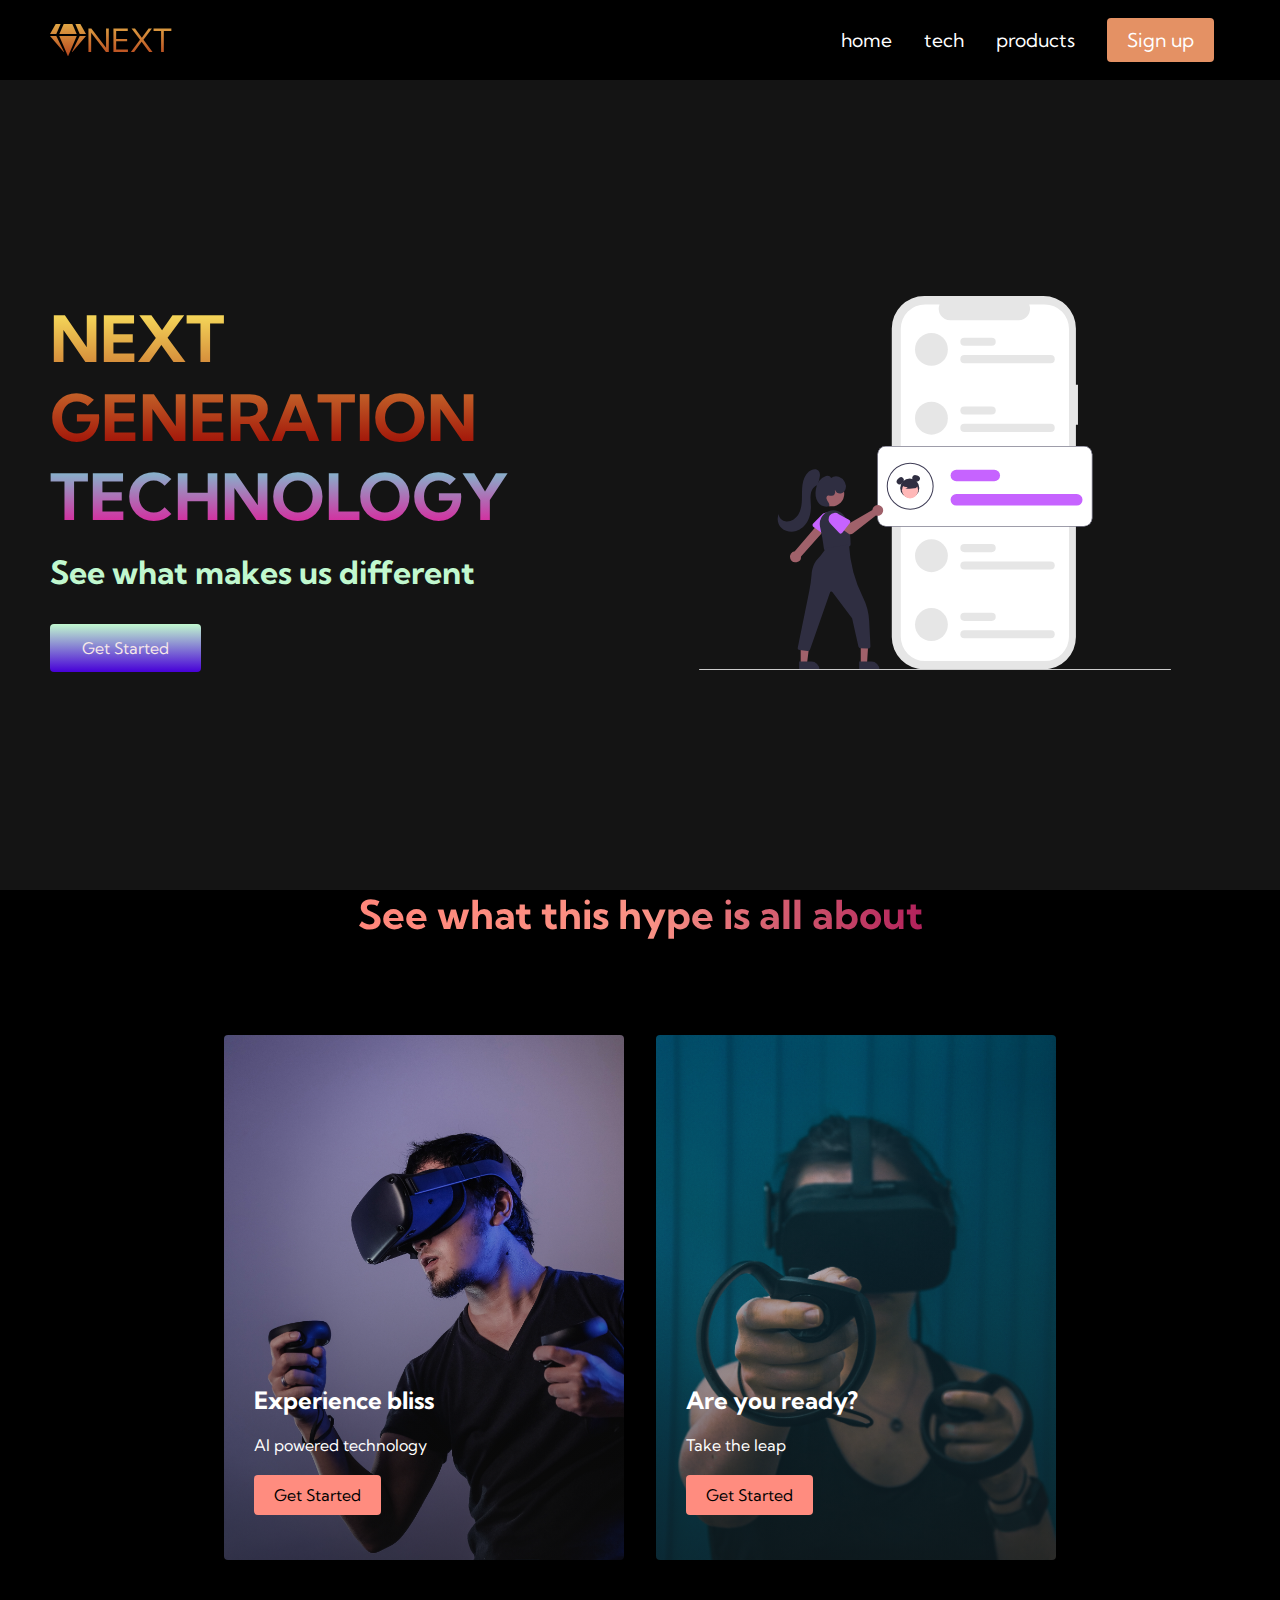
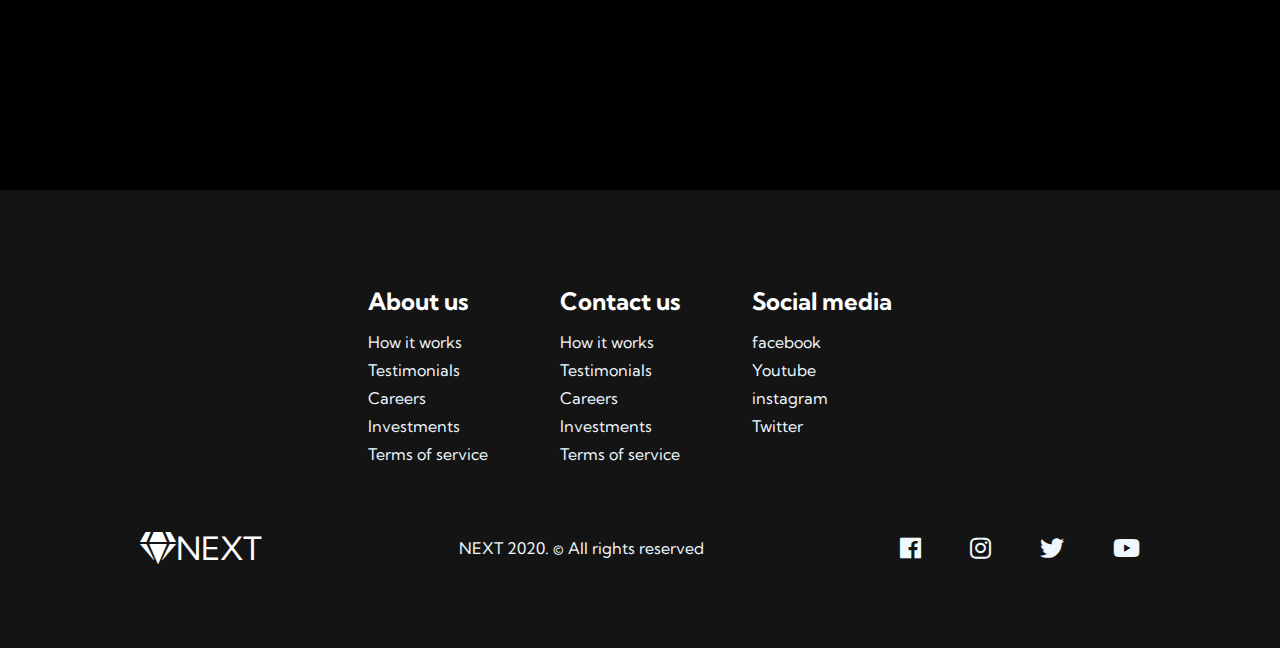
<file: index.html>
<!DOCTYPE html>
<html lang="en">
<head>
    <meta charset="UTF-8">
    <meta http-equiv="X-UA-Compatible" content="IE=edge">
    <meta name="viewport" content="width=device-width, initial-scale=1.0">
    <title>Next web</title>
    <link rel="stylesheet" href="style.css">
    <link rel="stylesheet" href="fontawasome/css/all.css">
    <link rel="preconnect" href="https://fonts.googleapis.com">
<link rel="preconnect" href="https://fonts.gstatic.com" crossorigin>
<link href="https://fonts.googleapis.com/css2?family=Kumbh+Sans:wght@200;400&display=swap" rel="stylesheet"> 
</head>
<body>
    <!-- collapsible navbar -->
    <nav class="navbar">
        <div class="navbar_container">
            <a href="/" id="navbar_logo"><i class="fas fa-gem"></i> NEXT</a>
            <div class="navbar_toggle" id="mobile-menu">
                <span class="bar"></span>
                <span class="bar"></span>
                <span class="bar"></span>
            </div>
            <ul class="navbar_menu">
                <li class="navbar_item"><a href="/" class="navbar_links">home</a></li>
                <li class="navbar_item"><a href="tech.html" class="navbar_links">tech</a></li>
                <li class="navbar_item"><a href="tech.html" class="navbar_links">products</a></li>
                <li class="navbar_btn"><a href="tech.html" class="button">Sign up</a></li>
            </ul>
        </div>
    </nav>

    <!--hero section-->
<div class="main">
    <div class="main__container">
        <div class="main__content">
            <h1>NEXT GENERATION</h1>
            <h2>TECHNOLOGY</h2>
            <p>See what makes us different</p>
            <button class="main__btn"><a href="/">Get Started</a></button>
        </div>
        <div class="main_img-container">
            <img src="images/pic1.svg" alt="pic" id="main_img">
        </div>
    </div>
</div>
<!-- service section -->
<div class="services">
    <h1>See what this hype is all about</h1>
    <div class="services__container">
        <div class="services__card">
            <h2>Experience bliss</h2>
            <p>AI powered technology</p>
            <button>Get Started</button>   
        </div>
        <div class="services__card">
            <h2>Are you ready?</h2>
            <p>Take the leap</p>
            <button>Get Started</button>   
        </div>
    </div>
</div>
<!-- footer section -->
<div class="footer__container">
    <div class="footer__links">
        <div class="footer__link--wraper">
            <div class="footer__link--items">
                <h2>About us</h2>
                <a href="/">How it works</a>
                <a href="/">Testimonials</a>
                <a href="/">Careers</a>
                <a href="/">Investments</a>
                <a href="/">Terms of service</a>
            </div>
            <div class="footer__link--items">
                <h2>Contact us</h2>
                <a href="/">How it works</a>
                <a href="/">Testimonials</a>
                <a href="/">Careers</a>
                <a href="/">Investments</a>
                <a href="/">Terms of service</a>
            </div>
        </div>
        <div class="footer__link--wraper">
            <div class="footer__link--items">
                <h2>Social media</h2>
                <a href="/">facebook</a>
                <a href="/">Youtube</a>
                <a href="/">instagram</a>
                <a href="/">Twitter</a>
            </div>
        </div>
    </div>
    <div class="social__media">
        <div class="social__media--wrap">
            <div class="footer__logo">
                <a href="/" id="footer__logo"><i class="fas fa-gem"></i>NEXT</a>
            </div>
            <p class="website__rights"> NEXT 2020. &copy All rights reserved</p>
            <div class="social__icons">
                <a href="/" class="social__icon--link" target="_blank">
                    <i class="fab fa-facebook"></i>
                </a>
                <a href="/" class="social__icon--link" target="_blank">
                    <i class="fab fa-instagram"></i>
                </a>
                <a href="/" class="social__icon--link" target="_blank">
                    <i class="fab fa-twitter"></i>
                </a>
                <a href="/" class="social__icon--link" target="_blank">
                    <i class="fab fa-youtube"></i>
                </a>
            </div>
        </div>
    </div>
</div>
    <script src="app.js"></script>
</body>
</html>
</file>
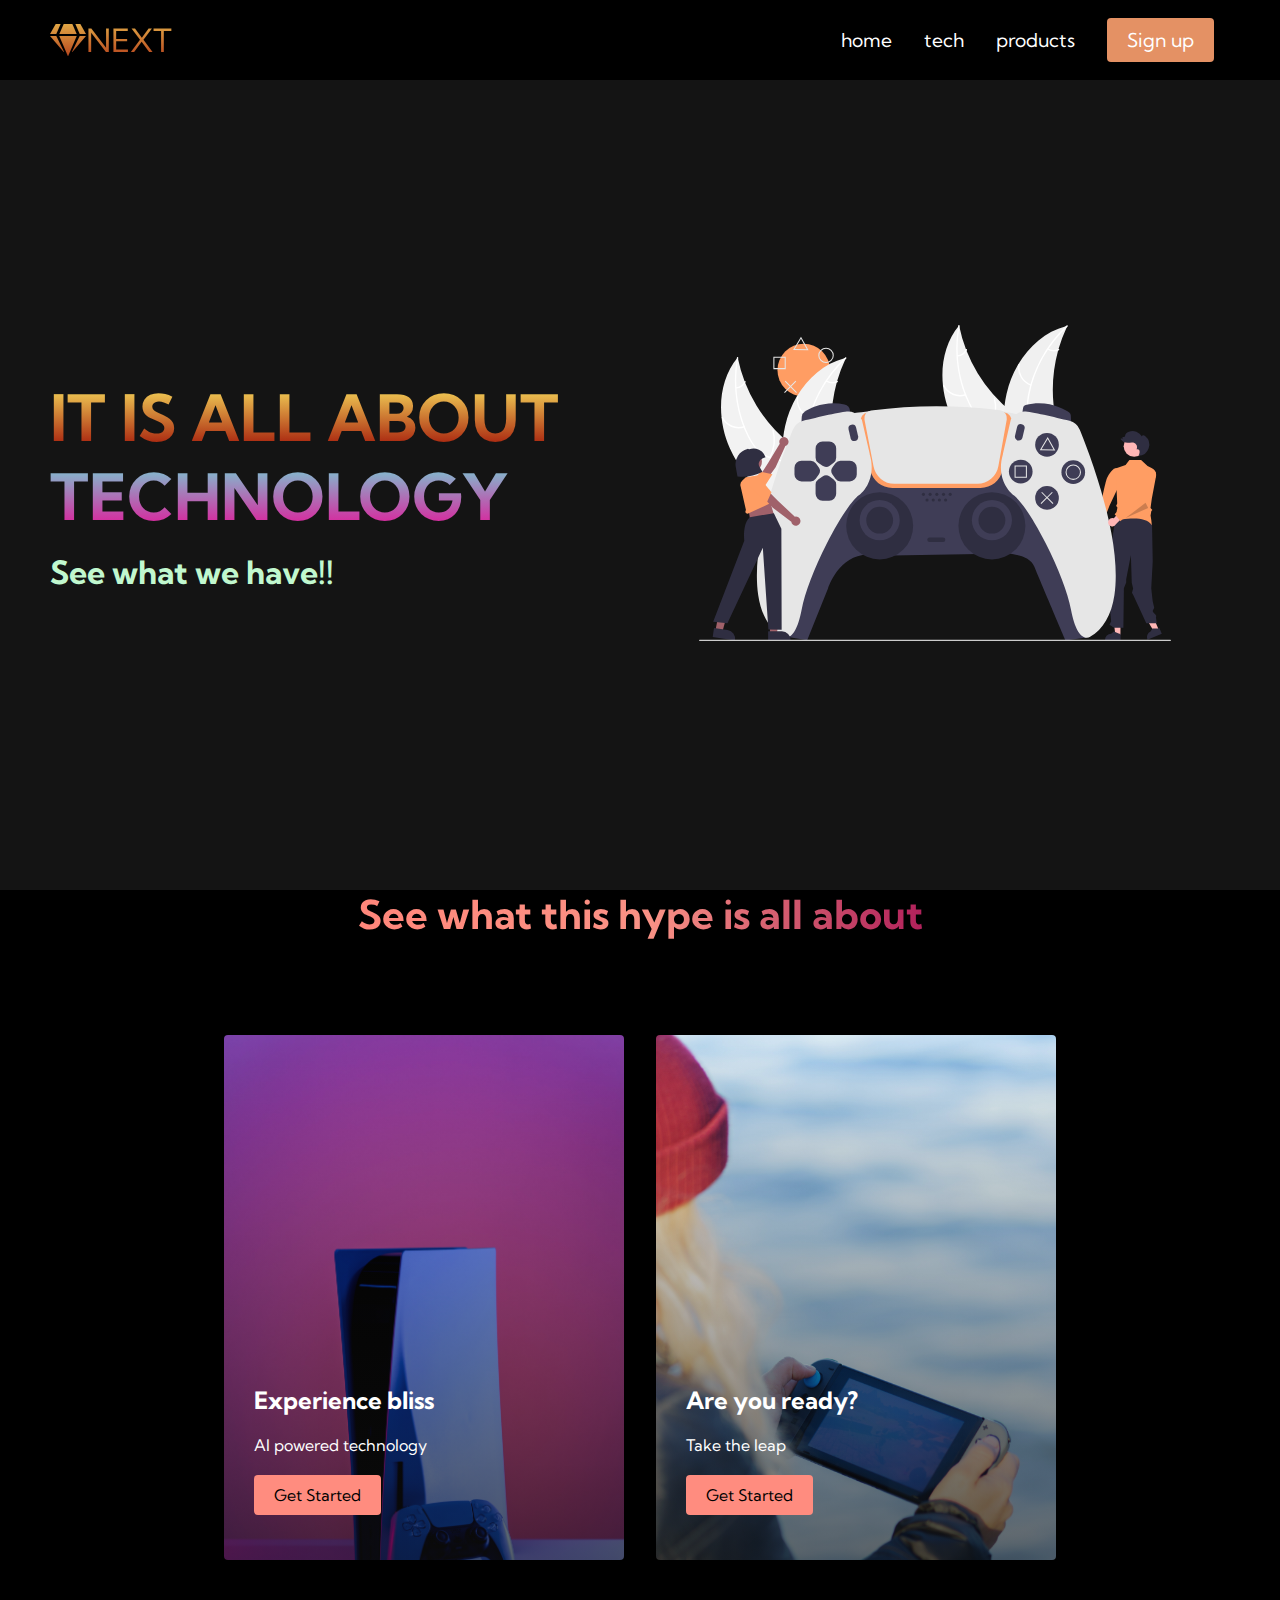
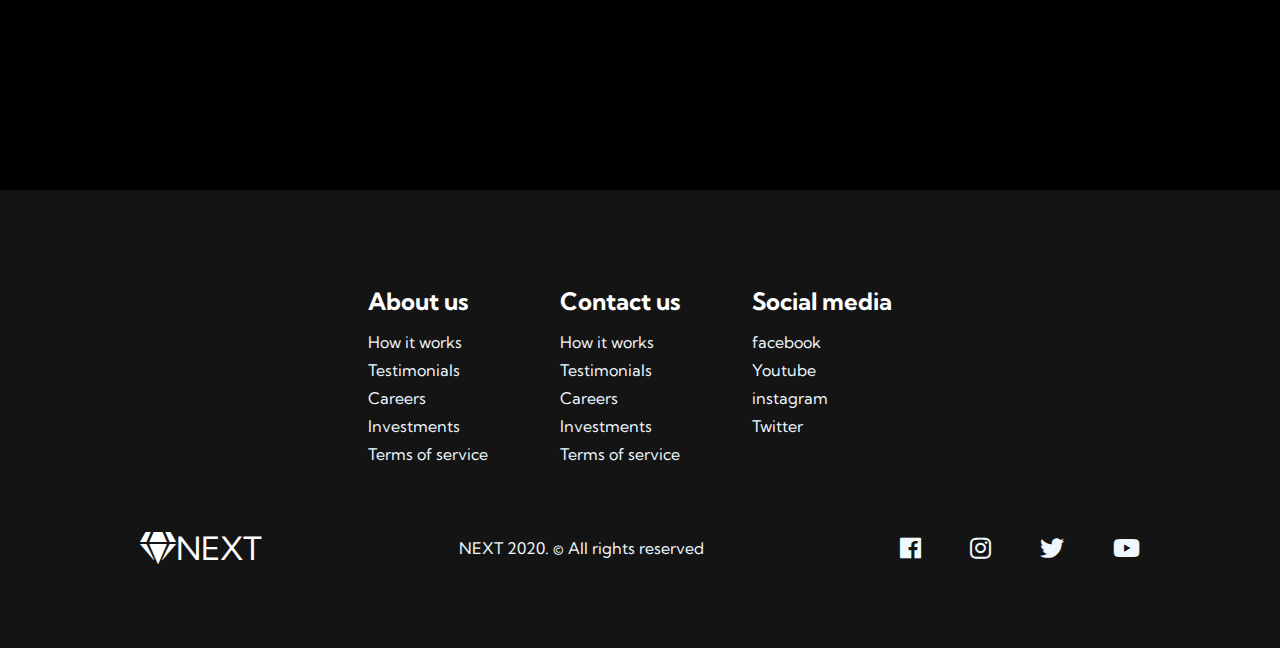
<file: tech.html>
<!DOCTYPE html>
<html lang="en">
<head>
    <meta charset="UTF-8">
    <meta http-equiv="X-UA-Compatible" content="IE=edge">
    <meta name="viewport" content="width=device-width, initial-scale=1.0">
    <title>Next web</title>
    <!-- <link rel="stylesheet" href="style.css"> -->
    <link rel="stylesheet" href="fontawasome/css/all.css">
    <link rel="preconnect" href="https://fonts.googleapis.com">
<link rel="preconnect" href="https://fonts.gstatic.com" crossorigin>
<link href="https://fonts.googleapis.com/css2?family=Kumbh+Sans:wght@200;400&display=swap" rel="stylesheet"> 
<style>
    *{
    box-sizing: border-box;
    padding: 0%;
    margin: 0%;
    font-family: 'Kumbh Sans', sans-serif;
}

.navbar{
    background: black;
    height: 80px;
    display: flex;
    justify-content: center;
    align-items: center;
    font-size: 1.2rem;
    position: sticky;
    top: 0;
    z-index: 999;
}

.navbar_container{
    display: flex;
    justify-content: space-between;
    height: 80px;
    z-index: 1;
    width: 100%;
    max-width: 1300px;
    margin: 0 auto;
    padding: 0 50px;
}

#navbar_logo{
    background-color: #ff8177;
    background-image: linear-gradient(to top, #990000 0%, #ffee63 100% );
    background-size: 100%;
    -webkit-background-clip: text;
    -moz-background-clip: text;
    -webkit-text-fill-color: transparent;
    -moz-text-fill-color: transparent;
    display: flex;
    align-items: center;
    cursor: pointer;
    text-decoration: none;
    font-size: 2rem;
}

/* .fa-gem{
    margin-right: 0.5rem;
} */

.navbar_menu{
    display: flex;
    align-items: center;
    list-style: none;
    text-align: center;
}

.navbar_item{
    height: 80px;
}

.navbar_links{
    color: #fff;
    display: flex;
    align-items: center;
    justify-content: center;
    text-decoration: none;
    height: 100%;
    padding: 0 1rem;
}

.navbar_btn{
    display: flex;
    justify-content: center;
    align-items: center;
    padding: 0 1rem;
    width: 100%;
}

.button{
   display: flex;
   justify-content: center;
   align-items: center;
   text-decoration: none;
   padding: 10px 20px;
   height: 100%;
   width: 100%;
   border: none;
   outline: none;
   border-radius: 4px;
   background: #e49164;
   color: #fff;
}

.button:hover{
    background: #4FD3C4;
    transition: all 0.3s ease;
}

.navbar_links:hover{
    color: aquamarine;
    transition: all 0.3s ease-in;
}

@media screen and (max-width: 960px) {
 .navbar_container{
     display: flex;
     justify-content: space-between;
     height: 60px;
     z-index: 1;
     width: 100%;
     max-width: 1300px;
     padding: 0;
 }
 .navbar_menu{
     display: grid;
     grid-template-columns: auto;
     margin: 0;
     width: 100%;
     position: absolute;
     top: -1000px;
     opacity: 0;
     transition: all 0.5s ease;
     height: 40vh;
     z-index: -1;
     background: #131131;
 }
 .navbar_menu.active{
     background: #131131;
     top: 100%;
     opacity: 1;
     transition: all 0.5s ease;
     z-index: 99;
     height: 40vh;
     font-size: 1.6rem;
 }
 #navbar_logo{
    padding-left: 25px;
 }
 .navbar_toggle .bar{
     width: 25px;
     height: 2px;
     margin: 5px auto;
     transition: all 0.3s ease-in-out;
     background: #fff;
 }
 .navbar_item{
     width: 100%;
 }
 .navbar_links{
     text-align: center;
     display: table;
     padding: 2rem;
     width: 100%;
 }
 #mobile-menu{
     position: absolute;
     top: 20%;
     right: 5%;
     transform: translate(5%, 20%);
 }
 .navbar_btn{
     padding-bottom: 2rem;
 }
 .button{
     display: flex;
     align-items: center;
     justify-content: center;
     width: 80%;
     height: 40px;
     margin: 0;
 }
 .navbar_toggle .bar{
     display: block;
     cursor: pointer;
 }
 #mobile-menu.is-active .bar:nth-child(2){
     opacity: 0;
 }
 #mobile-menu.is-active .bar:nth-child(1){
transform: translateY(8px) rotate(45deg);
 }
 #mobile-menu.is-active .bar:nth-child(3){
     transform: translate(-8px) rotate(-45deg);
 }
}
/* hero section css */
.main{
    background-color: #141414;
}
.main__container{
    display: grid;
    grid-template-columns: 1fr 1fr;
    align-items: center;
    justify-self: center;
    margin: 0 outo;
    height: 90vh;
    background-color: #141414;
    z-index: 1;
    width: 100%;
    max-width: 1300px;
    padding: 0 50px;
}
.main__content h1{
    font-size: 4rem;
    background-color: #990000;
    background-image: linear-gradient(to top, #990000 0%, #ffee63 100%);
    background-size: 100%;
    -webkit-background-clip: text;
    -moz-background-clip: text;
    -webkit-text-fill-color: transparent;
    -moz-text-fill-color: transparent;
}
.main__content h2{
    font-size: 4rem;
    background-color: #ff8177;
    background-image: linear-gradient(to top, #eb0793 0%, #6EDCD9 100%);
    background-size: 100%;
    -webkit-background-clip: text;
    -moz-background-clip: text;
    -webkit-text-fill-color: transparent;
    -moz-text-fill-color: transparent;
}
.main__content p{
    margin-top: 1rem;
    font-size: 2rem;
    font-weight: 700;
    color: #C1F8CF;
}

.main__btn{
    font-size: 1rem;
    background-image: linear-gradient(to top, #4700D8 0%, #C1F8CF 100%);
    padding: 14px 32px;
    border: none;
    border-radius: 4px;
    color: #fff;
    position: relative;
    margin-top: 2rem;
    cursor: pointer;
    transition: all 0.3s;
    outline: none;
}

.main__btn a{
    position: relative;
    z-index: none;
    text-decoration: none;
    color: hwb(0 91% 3%);
}
.main__btn:after{
    position: absolute;
    content: "";
    top: 0;
    left: 0;
    width: 0;
    height: 100%;
    background: #9985c2;
    transition: all 0.3s;
    border-radius: 4px;

}

.main__btn:hover{
    color: #fff;
}
.main__btn:hover:after{
    width: 100%;
}
.main_img-container{
    text-align: center;
}
#main_img{
    height: 80%;
    width: 80%;
}
/* mobile responsive */
@media screen and(max-width: 960px){
    .main__container{
        display: grid;
        grid-template-columns: auto;
        align-items: center;
        justify-self: center;
        width: 100%;
        margin: 0 auto;
        height: 90vh;
    }
    .main__content{
        text-align: center;
        margin-bottom: 4rem;
    }
    .main__content h1{
        font-size: 2.5rem;
        margin-top: 2rem;
    }
    .main__content h2{
        font-size: 3rem;
    }
    .main__content p{
        margin-top: 1rem;
        font-size: 1.5rem;
    }
}
@media screen and(max-width:480px){
    .main__content h1{
        font-size: 2rem;
        margin-top: 3rem;
    }
    .main__content h2{
        font-size: 2rem;
    }
    .main__content p{
        margin-top: 2rem;
        font-size: 1.5rem;
    }
    .main__btn{
        padding: 12px 36px;
        margin: 2.5rem 0;
    }
}

/* services section */
.services{
    background: #000;
    display: flex;
    flex-direction: column;
    align-items: center;
    height: 100vh;
}
.services h1{
    background-color: #ff8177;
    background-image: linear-gradient(to right, #ff8177 0%, #ff867a 0%,
    #ff8c7f 21%, #f99185 52%, #cf556c 78%, #b1215b 100%
    );
    -webkit-background-clip: text;
    -moz-background-clip: text;
    -webkit-text-fill-color: transparent;
    -moz-text-fill-color: transparent;  
    margin-bottom: 5rem;
    background-size: 100%;
    font-size: 2.5rem;  
}
.services__container{
    display: flex;
    justify-content: center;
    flex-wrap: wrap;
 }
.services__card{
    margin: 1rem;
    height: 525px;
    width: 400px;
    border-radius: 4px;
    background-image: linear-gradient(to bottom, rgba(0,0,0,0) 0%, rgba(17,17,17,0.6) 100%),
    url("/images/pic6.jpg");
    background-size: cover;
    position: relative;
    color: #fff;
}
.services__card:nth-child(2){
    background-image: linear-gradient(to bottom, rgba(0,0,0,0) 0%, rgba(17,17,17,0.6) 100%),
    url("/images/pic7.jpg");
}
.services h2{
    position: absolute;
    top: 350px;
    left: 30px;
 }
.services__card p{
    position: absolute;
    top: 400px;
    left: 30px;
}
.services__card button{
    color: #000;
    padding: 10px 20px;
    border: none;
    outline: none;
    border-radius: 4px;
    background: #ff8c7f;
    position: absolute;
    top: 440px;
    left: 30px;
    font-size: 1rem;
    cursor: pointer;
}
.services__card:hover{
    transform: scale(1.075);
    transition: 0.2s ease-in;
}
@media screen and (max-width: 960px){
    .services{
        height: 1600px;
    }
    .services h1{
        font-size: 2rem;
        margin-top: 12rem;
    }
}
@media screen and(max-width: 480px){
.services{
    height: 1400px;
}
.services h1{
    font-size: 1.2rem;
}
.services__card{
    width: 300px;
}
}
/* footer css */
.footer__container{
    background-color: #141414;
    padding: 5rem 0;
    display: flex;
    flex-direction: column;
    justify-content: center;
    align-items: center;
}
#footer__logo{
    color: #fff;
    display: flex;
    align-items: center;
    cursor: pointer;
    text-decoration: none;
    font-size: 2rem;
}
.footer__links{
    width: 100%;
    max-width: 1000px;
    display: flex;
    justify-content: center;
}
.footer__link--wraper{
    display: flex;
}
.footer__link--items{
    display: flex;
    flex-direction: column;
    align-items: flex-start;
    margin: 16px;
    text-align: left;
    width: 160px;
    box-sizing: border-box;
}
.footer__link--items h2{
    margin-bottom: 16px;
}
.footer__link--items > h2{
    color: #fff;
}
.footer__link--items a{
    color: #f0f8ff;
    text-decoration: none;
    margin-bottom: 0.5rem;
}
.footer__link--items:hover{
    color: #6EDCD9;
    transition: 0.3s ease-out;
}
.social__icon--link{
    color: #f0f8ff;
    font-size: 24px;
}
.social__media{
    width: 100%;
    max-width: 1000px;
}
.social__media--wrap{
    display: flex;
    justify-content: space-between;
    align-items: center;
    width: 90%;
    min-width: 1000px;
    margin: 40px auto 0 auto;
}
.social__icons{
    display: flex;
    justify-content: space-between;
    align-items: center;
    width: 240px;
}
.social__logo{
    color: aliceblue;
    justify-self: flex-start;
    margin-left: 20px;
    cursor: pointer;
    text-decoration: none;
    font-size: 2rem;
    display: flex;
    align-items: center;
    margin-bottom: 16px;
}
.website__rights{
    color: aliceblue;
}

@media screen and(max-width: 820px){
    .footer__links{
        padding-top: 2rem;
    }
    #footer__logo{
        margin-bottom:2rem;
    }
    .website__rights{
        margin-bottom: 2rem;
    }
    .footer__link--wraper{
        flex-direction: column;
    }   
    .social__media--wrap{
        flex-direction: column;
    }
}
@media screen and(max-width: 480px){
    .footer__link--items{
    margin: 0;
    width: 100%;
    padding: 10px;
    }
}
</style>
</head>
<body>
    <!-- collapsible navbar -->
    <nav class="navbar">
        <div class="navbar_container">
            <a href="/" id="navbar_logo"><i class="fas fa-gem"></i> NEXT</a>
            <div class="navbar_toggle" id="mobile-menu">
                <span class="bar"></span>
                <span class="bar"></span>
                <span class="bar"></span>
            </div>
            <ul class="navbar_menu">
                <li class="navbar_item"><a href="/" class="navbar_links">home</a></li>
                <li class="navbar_item"><a href="tech.html" class="navbar_links">tech</a></li>
                <li class="navbar_item"><a href="tech.html" class="navbar_links">products</a></li>
                <li class="navbar_btn"><a href="tech.html" class="button">Sign up</a></li>
            </ul>
        </div>
    </nav>

    <!--hero section-->
<div class="main">
    <div class="main__container">
        <div class="main__content">
            <h1>IT IS ALL ABOUT</h1>
            <h2>TECHNOLOGY</h2>
            <p>See what we have!!</p>
            <!-- <button class="main__btn"><a href="/">Get Started</a></button> -->
        </div>
        <div class="main_img-container">
            <img src="images/pic11.svg" alt="pic" id="main_img">
        </div>
    </div>
</div>
<!-- service section -->
<div class="services">
    <h1>See what this hype is all about</h1>
    <div class="services__container">
        <div class="services__card">
            <h2>Experience bliss</h2>
            <p>AI powered technology</p>
            <button>Get Started</button>   
        </div>
        <div class="services__card">
            <h2>Are you ready?</h2>
            <p>Take the leap</p>
            <button>Get Started</button>   
        </div>
    </div>
</div>
<!-- footer section -->
<div class="footer__container">
    <div class="footer__links">
        <div class="footer__link--wraper">
            <div class="footer__link--items">
                <h2>About us</h2>
                <a href="/">How it works</a>
                <a href="/">Testimonials</a>
                <a href="/">Careers</a>
                <a href="/">Investments</a>
                <a href="/">Terms of service</a>
            </div>
            <div class="footer__link--items">
                <h2>Contact us</h2>
                <a href="/">How it works</a>
                <a href="/">Testimonials</a>
                <a href="/">Careers</a>
                <a href="/">Investments</a>
                <a href="/">Terms of service</a>
            </div>
        </div>
        <div class="footer__link--wraper">
            <div class="footer__link--items">
                <h2>Social media</h2>
                <a href="/">facebook</a>
                <a href="/">Youtube</a>
                <a href="/">instagram</a>
                <a href="/">Twitter</a>
            </div>
        </div>
    </div>
    <div class="social__media">
        <div class="social__media--wrap">
            <div class="footer__logo">
                <a href="/" id="footer__logo"><i class="fas fa-gem"></i>NEXT</a>
            </div>
            <p class="website__rights"> NEXT 2020. &copy All rights reserved</p>
            <div class="social__icons">
                <a href="/" class="social__icon--link" target="_blank">
                    <i class="fab fa-facebook"></i>
                </a>
                <a href="/" class="social__icon--link" target="_blank">
                    <i class="fab fa-instagram"></i>
                </a>
                <a href="/" class="social__icon--link" target="_blank">
                    <i class="fab fa-twitter"></i>
                </a>
                <a href="/" class="social__icon--link" target="_blank">
                    <i class="fab fa-youtube"></i>
                </a>
            </div>
        </div>
    </div>
</div>
    <script src="app.js"></script>
</body>
</html>
</file>
<file: style.css>
*{
    box-sizing: border-box;
    padding: 0%;
    margin: 0%;
    font-family: 'Kumbh Sans', sans-serif;
}

.navbar{
    background: black;
    height: 80px;
    display: flex;
    justify-content: center;
    align-items: center;
    font-size: 1.2rem;
    position: sticky;
    top: 0;
    z-index: 999;
}

.navbar_container{
    display: flex;
    justify-content: space-between;
    height: 80px;
    z-index: 1;
    width: 100%;
    max-width: 1300px;
    margin: 0 auto;
    padding: 0 50px;
}

#navbar_logo{
    background-color: #ff8177;
    background-image: linear-gradient(to top, #990000 0%, #ffee63 100% );
    background-size: 100%;
    -webkit-background-clip: text;
    -moz-background-clip: text;
    -webkit-text-fill-color: transparent;
    -moz-text-fill-color: transparent;
    display: flex;
    align-items: center;
    cursor: pointer;
    text-decoration: none;
    font-size: 2rem;
}

/* .fa-gem{
    margin-right: 0.5rem;
} */

.navbar_menu{
    display: flex;
    align-items: center;
    list-style: none;
    text-align: center;
}

.navbar_item{
    height: 80px;
}

.navbar_links{
    color: #fff;
    display: flex;
    align-items: center;
    justify-content: center;
    text-decoration: none;
    height: 100%;
    padding: 0 1rem;
}

.navbar_btn{
    display: flex;
    justify-content: center;
    align-items: center;
    padding: 0 1rem;
    width: 100%;
}

.button{
   display: flex;
   justify-content: center;
   align-items: center;
   text-decoration: none;
   padding: 10px 20px;
   height: 100%;
   width: 100%;
   border: none;
   outline: none;
   border-radius: 4px;
   background: #e49164;
   color: #fff;
}

.button:hover{
    background: #4FD3C4;
    transition: all 0.3s ease;
}

.navbar_links:hover{
    color: aquamarine;
    transition: all 0.3s ease-in;
}

@media screen and (max-width: 960px) {
 .navbar_container{
     display: flex;
     justify-content: space-between;
     height: 60px;
     z-index: 1;
     width: 100%;
     max-width: 1300px;
     padding: 0;
 }
 .navbar_menu{
     display: grid;
     grid-template-columns: auto;
     margin: 0;
     width: 100%;
     position: absolute;
     top: -1000px;
     opacity: 0;
     transition: all 0.5s ease;
     height: 40vh;
     z-index: -1;
     background: #131131;
 }
 .navbar_menu.active{
     background: #131131;
     top: 100%;
     opacity: 1;
     transition: all 0.5s ease;
     z-index: 99;
     height: 40vh;
     font-size: 1.6rem;
 }
 #navbar_logo{
    padding-left: 25px;
 }
 .navbar_toggle .bar{
     width: 25px;
     height: 2px;
     margin: 5px auto;
     transition: all 0.3s ease-in-out;
     background: #fff;
 }
 .navbar_item{
     width: 100%;
 }
 .navbar_links{
     text-align: center;
     display: table;
     padding: 2rem;
     width: 100%;
 }
 #mobile-menu{
     position: absolute;
     top: 20%;
     right: 5%;
     transform: translate(5%, 20%);
 }
 .navbar_btn{
     padding-bottom: 2rem;
 }
 .button{
     display: flex;
     align-items: center;
     justify-content: center;
     width: 80%;
     height: 40px;
     margin: 0;
 }
 .navbar_toggle .bar{
     display: block;
     cursor: pointer;
 }
 #mobile-menu.is-active .bar:nth-child(2){
     opacity: 0;
 }
 #mobile-menu.is-active .bar:nth-child(1){
transform: translateY(8px) rotate(45deg);
 }
 #mobile-menu.is-active .bar:nth-child(3){
     transform: translate(-8px) rotate(-45deg);
 }
}
/* hero section css */
.main{
    background-color: #141414;
}
.main__container{
    display: grid;
    grid-template-columns: 1fr 1fr;
    align-items: center;
    justify-self: center;
    margin: 0 outo;
    height: 90vh;
    background-color: #141414;
    z-index: 1;
    width: 100%;
    max-width: 1300px;
    padding: 0 50px;
}
.main__content h1{
    font-size: 4rem;
    background-color: #990000;
    background-image: linear-gradient(to top, #990000 0%, #ffee63 100%);
    background-size: 100%;
    -webkit-background-clip: text;
    -moz-background-clip: text;
    -webkit-text-fill-color: transparent;
    -moz-text-fill-color: transparent;
}
.main__content h2{
    font-size: 4rem;
    background-color: #ff8177;
    background-image: linear-gradient(to top, #eb0793 0%, #6EDCD9 100%);
    background-size: 100%;
    -webkit-background-clip: text;
    -moz-background-clip: text;
    -webkit-text-fill-color: transparent;
    -moz-text-fill-color: transparent;
}
.main__content p{
    margin-top: 1rem;
    font-size: 2rem;
    font-weight: 700;
    color: #C1F8CF;
}

.main__btn{
    font-size: 1rem;
    background-image: linear-gradient(to top, #4700D8 0%, #C1F8CF 100%);
    padding: 14px 32px;
    border: none;
    border-radius: 4px;
    color: #fff;
    position: relative;
    margin-top: 2rem;
    cursor: pointer;
    transition: all 0.3s;
    outline: none;
}

.main__btn a{
    position: relative;
    z-index: none;
    text-decoration: none;
    color: hwb(0 91% 3%);
}
.main__btn:after{
    position: absolute;
    content: "";
    top: 0;
    left: 0;
    width: 0;
    height: 100%;
    background: #9985c2;
    transition: all 0.3s;
    border-radius: 4px;

}

.main__btn:hover{
    color: #fff;
}
.main__btn:hover:after{
    width: 100%;
}
.main_img-container{
    text-align: center;
}
#main_img{
    height: 80%;
    width: 80%;
}
/* mobile responsive */
@media screen and(max-width: 960px){
    .main__container{
        display: grid;
        grid-template-columns: auto;
        align-items: center;
        justify-self: center;
        width: 100%;
        margin: 0 auto;
        height: 90vh;
    }
    .main__content{
        text-align: center;
        margin-bottom: 4rem;
    }
    .main__content h1{
        font-size: 2.5rem;
        margin-top: 2rem;
    }
    .main__content h2{
        font-size: 3rem;
    }
    .main__content p{
        margin-top: 1rem;
        font-size: 1.5rem;
    }
}
@media screen and(max-width:480px){
    .main__content h1{
        font-size: 2rem;
        margin-top: 3rem;
    }
    .main__content h2{
        font-size: 2rem;
    }
    .main__content p{
        margin-top: 2rem;
        font-size: 1.5rem;
    }
    .main__btn{
        padding: 12px 36px;
        margin: 2.5rem 0;
    }
}

/* services section */
.services{
    background: #000;
    display: flex;
    flex-direction: column;
    align-items: center;
    height: 100vh;
}
.services h1{
    background-color: #ff8177;
    background-image: linear-gradient(to right, #ff8177 0%, #ff867a 0%,
    #ff8c7f 21%, #f99185 52%, #cf556c 78%, #b1215b 100%
    );
    -webkit-background-clip: text;
    -moz-background-clip: text;
    -webkit-text-fill-color: transparent;
    -moz-text-fill-color: transparent;  
    margin-bottom: 5rem;
    background-size: 100%;
    font-size: 2.5rem;  
}
.services__container{
    display: flex;
    justify-content: center;
    flex-wrap: wrap;
 }
.services__card{
    margin: 1rem;
    height: 525px;
    width: 400px;
    border-radius: 4px;
    background-image: linear-gradient(to bottom, rgba(0,0,0,0) 0%, rgba(17,17,17,0.6) 100%),
    url("/images/pic3.jpg");
    background-size: cover;
    position: relative;
    color: #fff;
}
.services__card:nth-child(2){
    background-image: linear-gradient(to bottom, rgba(0,0,0,0) 0%, rgba(17,17,17,0.6) 100%),
    url("/images/pic2.jpg");
}
.services h2{
    position: absolute;
    top: 350px;
    left: 30px;
 }
.services__card p{
    position: absolute;
    top: 400px;
    left: 30px;
}
.services__card button{
    color: #000;
    padding: 10px 20px;
    border: none;
    outline: none;
    border-radius: 4px;
    background: #ff8c7f;
    position: absolute;
    top: 440px;
    left: 30px;
    font-size: 1rem;
    cursor: pointer;
}
.services__card:hover{
    transform: scale(1.075);
    transition: 0.2s ease-in;
}
@media screen and (max-width: 960px){
    .services{
        height: 1600px;
    }
    .services h1{
        font-size: 2rem;
        margin-top: 12rem;
    }
}
@media screen and(max-width: 480px){
.services{
    height: 1400px;
}
.services h1{
    font-size: 1.2rem;
}
.services__card{
    width: 300px;
}
}
/* footer css */
.footer__container{
    background-color: #141414;
    padding: 5rem 0;
    display: flex;
    flex-direction: column;
    justify-content: center;
    align-items: center;
}
#footer__logo{
    color: #fff;
    display: flex;
    align-items: center;
    cursor: pointer;
    text-decoration: none;
    font-size: 2rem;
}
.footer__links{
    width: 100%;
    max-width: 1000px;
    display: flex;
    justify-content: center;
}
.footer__link--wraper{
    display: flex;
}
.footer__link--items{
    display: flex;
    flex-direction: column;
    align-items: flex-start;
    margin: 16px;
    text-align: left;
    width: 160px;
    box-sizing: border-box;
}
.footer__link--items h2{
    margin-bottom: 16px;
}
.footer__link--items > h2{
    color: #fff;
}
.footer__link--items a{
    color: #f0f8ff;
    text-decoration: none;
    margin-bottom: 0.5rem;
}
.footer__link--items:hover{
    color: #6EDCD9;
    transition: 0.3s ease-out;
}
.social__icon--link{
    color: #f0f8ff;
    font-size: 24px;
}
.social__media{
    width: 100%;
    max-width: 1000px;
}
.social__media--wrap{
    display: flex;
    justify-content: space-between;
    align-items: center;
    width: 90%;
    min-width: 1000px;
    margin: 40px auto 0 auto;
}
.social__icons{
    display: flex;
    justify-content: space-between;
    align-items: center;
    width: 240px;
}
.social__logo{
    color: aliceblue;
    justify-self: flex-start;
    margin-left: 20px;
    cursor: pointer;
    text-decoration: none;
    font-size: 2rem;
    display: flex;
    align-items: center;
    margin-bottom: 16px;
}
.website__rights{
    color: aliceblue;
}

@media screen and(max-width: 820px){
    .footer__links{
        padding-top: 2rem;
    }
    #footer__logo{
        margin-bottom:2rem;
    }
    .website__rights{
        margin-bottom: 2rem;
    }
    .footer__link--wraper{
        flex-direction: column;
    }   
    .social__media--wrap{
        flex-direction: column;
    }
}
@media screen and(max-width; 480px){
    .footer__link--items{
    margin: 0;
    width: 100%;
    padding: 10px;
    }
}
</file>
<file: fontawasome/css/all.css>
.fa,
.fas,
.far,
.fal,
.fab {
  -moz-osx-font-smoothing: grayscale;
  -webkit-font-smoothing: antialiased;
  display: inline-block;
  font-style: normal;
  font-variant: normal;
  text-rendering: auto;
  line-height: 1; }

.fa-lg {
  font-size: 1.33333em;
  line-height: 0.75em;
  vertical-align: -.0667em; }

.fa-xs {
  font-size: .75em; }

.fa-sm {
  font-size: .875em; }

.fa-1x {
  font-size: 1em; }

.fa-2x {
  font-size: 2em; }

.fa-3x {
  font-size: 3em; }

.fa-4x {
  font-size: 4em; }

.fa-5x {
  font-size: 5em; }

.fa-6x {
  font-size: 6em; }

.fa-7x {
  font-size: 7em; }

.fa-8x {
  font-size: 8em; }

.fa-9x {
  font-size: 9em; }

.fa-10x {
  font-size: 10em; }

.fa-fw {
  text-align: center;
  width: 1.25em; }

.fa-ul {
  list-style-type: none;
  margin-left: 2.5em;
  padding-left: 0; }
  .fa-ul > li {
    position: relative; }

.fa-li {
  left: -2em;
  position: absolute;
  text-align: center;
  width: 2em;
  line-height: inherit; }

.fa-border {
  border: solid 0.08em #eee;
  border-radius: .1em;
  padding: .2em .25em .15em; }

.fa-pull-left {
  float: left; }

.fa-pull-right {
  float: right; }

.fa.fa-pull-left,
.fas.fa-pull-left,
.far.fa-pull-left,
.fal.fa-pull-left,
.fab.fa-pull-left {
  margin-right: .3em; }

.fa.fa-pull-right,
.fas.fa-pull-right,
.far.fa-pull-right,
.fal.fa-pull-right,
.fab.fa-pull-right {
  margin-left: .3em; }

.fa-spin {
  -webkit-animation: fa-spin 2s infinite linear;
          animation: fa-spin 2s infinite linear; }

.fa-pulse {
  -webkit-animation: fa-spin 1s infinite steps(8);
          animation: fa-spin 1s infinite steps(8); }

@-webkit-keyframes fa-spin {
  0% {
    -webkit-transform: rotate(0deg);
            transform: rotate(0deg); }
  100% {
    -webkit-transform: rotate(360deg);
            transform: rotate(360deg); } }

@keyframes fa-spin {
  0% {
    -webkit-transform: rotate(0deg);
            transform: rotate(0deg); }
  100% {
    -webkit-transform: rotate(360deg);
            transform: rotate(360deg); } }

.fa-rotate-90 {
  -ms-filter: "progid:DXImageTransform.Microsoft.BasicImage(rotation=1)";
  -webkit-transform: rotate(90deg);
          transform: rotate(90deg); }

.fa-rotate-180 {
  -ms-filter: "progid:DXImageTransform.Microsoft.BasicImage(rotation=2)";
  -webkit-transform: rotate(180deg);
          transform: rotate(180deg); }

.fa-rotate-270 {
  -ms-filter: "progid:DXImageTransform.Microsoft.BasicImage(rotation=3)";
  -webkit-transform: rotate(270deg);
          transform: rotate(270deg); }

.fa-flip-horizontal {
  -ms-filter: "progid:DXImageTransform.Microsoft.BasicImage(rotation=0, mirror=1)";
  -webkit-transform: scale(-1, 1);
          transform: scale(-1, 1); }

.fa-flip-vertical {
  -ms-filter: "progid:DXImageTransform.Microsoft.BasicImage(rotation=2, mirror=1)";
  -webkit-transform: scale(1, -1);
          transform: scale(1, -1); }

.fa-flip-horizontal.fa-flip-vertical {
  -ms-filter: "progid:DXImageTransform.Microsoft.BasicImage(rotation=2, mirror=1)";
  -webkit-transform: scale(-1, -1);
          transform: scale(-1, -1); }

:root .fa-rotate-90,
:root .fa-rotate-180,
:root .fa-rotate-270,
:root .fa-flip-horizontal,
:root .fa-flip-vertical {
  -webkit-filter: none;
          filter: none; }

.fa-stack {
  display: inline-block;
  height: 2em;
  line-height: 2em;
  position: relative;
  vertical-align: middle;
  width: 2.5em; }

.fa-stack-1x,
.fa-stack-2x {
  left: 0;
  position: absolute;
  text-align: center;
  width: 100%; }

.fa-stack-1x {
  line-height: inherit; }

.fa-stack-2x {
  font-size: 2em; }

.fa-inverse {
  color: #fff; }

/* Font Awesome uses the Unicode Private Use Area (PUA) to ensure screen
readers do not read off random characters that represent icons */
.fa-500px:before {
  content: "\f26e"; }

.fa-accessible-icon:before {
  content: "\f368"; }

.fa-accusoft:before {
  content: "\f369"; }

.fa-acquisitions-incorporated:before {
  content: "\f6af"; }

.fa-ad:before {
  content: "\f641"; }

.fa-address-book:before {
  content: "\f2b9"; }

.fa-address-card:before {
  content: "\f2bb"; }

.fa-adjust:before {
  content: "\f042"; }

.fa-adn:before {
  content: "\f170"; }

.fa-adobe:before {
  content: "\f778"; }

.fa-adversal:before {
  content: "\f36a"; }

.fa-affiliatetheme:before {
  content: "\f36b"; }

.fa-air-freshener:before {
  content: "\f5d0"; }

.fa-algolia:before {
  content: "\f36c"; }

.fa-align-center:before {
  content: "\f037"; }

.fa-align-justify:before {
  content: "\f039"; }

.fa-align-left:before {
  content: "\f036"; }

.fa-align-right:before {
  content: "\f038"; }

.fa-alipay:before {
  content: "\f642"; }

.fa-allergies:before {
  content: "\f461"; }

.fa-amazon:before {
  content: "\f270"; }

.fa-amazon-pay:before {
  content: "\f42c"; }

.fa-ambulance:before {
  content: "\f0f9"; }

.fa-american-sign-language-interpreting:before {
  content: "\f2a3"; }

.fa-amilia:before {
  content: "\f36d"; }

.fa-anchor:before {
  content: "\f13d"; }

.fa-android:before {
  content: "\f17b"; }

.fa-angellist:before {
  content: "\f209"; }

.fa-angle-double-down:before {
  content: "\f103"; }

.fa-angle-double-left:before {
  content: "\f100"; }

.fa-angle-double-right:before {
  content: "\f101"; }

.fa-angle-double-up:before {
  content: "\f102"; }

.fa-angle-down:before {
  content: "\f107"; }

.fa-angle-left:before {
  content: "\f104"; }

.fa-angle-right:before {
  content: "\f105"; }

.fa-angle-up:before {
  content: "\f106"; }

.fa-angry:before {
  content: "\f556"; }

.fa-angrycreative:before {
  content: "\f36e"; }

.fa-angular:before {
  content: "\f420"; }

.fa-ankh:before {
  content: "\f644"; }

.fa-app-store:before {
  content: "\f36f"; }

.fa-app-store-ios:before {
  content: "\f370"; }

.fa-apper:before {
  content: "\f371"; }

.fa-apple:before {
  content: "\f179"; }

.fa-apple-alt:before {
  content: "\f5d1"; }

.fa-apple-pay:before {
  content: "\f415"; }

.fa-archive:before {
  content: "\f187"; }

.fa-archway:before {
  content: "\f557"; }

.fa-arrow-alt-circle-down:before {
  content: "\f358"; }

.fa-arrow-alt-circle-left:before {
  content: "\f359"; }

.fa-arrow-alt-circle-right:before {
  content: "\f35a"; }

.fa-arrow-alt-circle-up:before {
  content: "\f35b"; }

.fa-arrow-circle-down:before {
  content: "\f0ab"; }

.fa-arrow-circle-left:before {
  content: "\f0a8"; }

.fa-arrow-circle-right:before {
  content: "\f0a9"; }

.fa-arrow-circle-up:before {
  content: "\f0aa"; }

.fa-arrow-down:before {
  content: "\f063"; }

.fa-arrow-left:before {
  content: "\f060"; }

.fa-arrow-right:before {
  content: "\f061"; }

.fa-arrow-up:before {
  content: "\f062"; }

.fa-arrows-alt:before {
  content: "\f0b2"; }

.fa-arrows-alt-h:before {
  content: "\f337"; }

.fa-arrows-alt-v:before {
  content: "\f338"; }

.fa-artstation:before {
  content: "\f77a"; }

.fa-assistive-listening-systems:before {
  content: "\f2a2"; }

.fa-asterisk:before {
  content: "\f069"; }

.fa-asymmetrik:before {
  content: "\f372"; }

.fa-at:before {
  content: "\f1fa"; }

.fa-atlas:before {
  content: "\f558"; }

.fa-atlassian:before {
  content: "\f77b"; }

.fa-atom:before {
  content: "\f5d2"; }

.fa-audible:before {
  content: "\f373"; }

.fa-audio-description:before {
  content: "\f29e"; }

.fa-autoprefixer:before {
  content: "\f41c"; }

.fa-avianex:before {
  content: "\f374"; }

.fa-aviato:before {
  content: "\f421"; }

.fa-award:before {
  content: "\f559"; }

.fa-aws:before {
  content: "\f375"; }

.fa-baby:before {
  content: "\f77c"; }

.fa-baby-carriage:before {
  content: "\f77d"; }

.fa-backspace:before {
  content: "\f55a"; }

.fa-backward:before {
  content: "\f04a"; }

.fa-balance-scale:before {
  content: "\f24e"; }

.fa-ban:before {
  content: "\f05e"; }

.fa-band-aid:before {
  content: "\f462"; }

.fa-bandcamp:before {
  content: "\f2d5"; }

.fa-barcode:before {
  content: "\f02a"; }

.fa-bars:before {
  content: "\f0c9"; }

.fa-baseball-ball:before {
  content: "\f433"; }

.fa-basketball-ball:before {
  content: "\f434"; }

.fa-bath:before {
  content: "\f2cd"; }

.fa-battery-empty:before {
  content: "\f244"; }

.fa-battery-full:before {
  content: "\f240"; }

.fa-battery-half:before {
  content: "\f242"; }

.fa-battery-quarter:before {
  content: "\f243"; }

.fa-battery-three-quarters:before {
  content: "\f241"; }

.fa-bed:before {
  content: "\f236"; }

.fa-beer:before {
  content: "\f0fc"; }

.fa-behance:before {
  content: "\f1b4"; }

.fa-behance-square:before {
  content: "\f1b5"; }

.fa-bell:before {
  content: "\f0f3"; }

.fa-bell-slash:before {
  content: "\f1f6"; }

.fa-bezier-curve:before {
  content: "\f55b"; }

.fa-bible:before {
  content: "\f647"; }

.fa-bicycle:before {
  content: "\f206"; }

.fa-bimobject:before {
  content: "\f378"; }

.fa-binoculars:before {
  content: "\f1e5"; }

.fa-biohazard:before {
  content: "\f780"; }

.fa-birthday-cake:before {
  content: "\f1fd"; }

.fa-bitbucket:before {
  content: "\f171"; }

.fa-bitcoin:before {
  content: "\f379"; }

.fa-bity:before {
  content: "\f37a"; }

.fa-black-tie:before {
  content: "\f27e"; }

.fa-blackberry:before {
  content: "\f37b"; }

.fa-blender:before {
  content: "\f517"; }

.fa-blender-phone:before {
  content: "\f6b6"; }

.fa-blind:before {
  content: "\f29d"; }

.fa-blog:before {
  content: "\f781"; }

.fa-blogger:before {
  content: "\f37c"; }

.fa-blogger-b:before {
  content: "\f37d"; }

.fa-bluetooth:before {
  content: "\f293"; }

.fa-bluetooth-b:before {
  content: "\f294"; }

.fa-bold:before {
  content: "\f032"; }

.fa-bolt:before {
  content: "\f0e7"; }

.fa-bomb:before {
  content: "\f1e2"; }

.fa-bone:before {
  content: "\f5d7"; }

.fa-bong:before {
  content: "\f55c"; }

.fa-book:before {
  content: "\f02d"; }

.fa-book-dead:before {
  content: "\f6b7"; }

.fa-book-open:before {
  content: "\f518"; }

.fa-book-reader:before {
  content: "\f5da"; }

.fa-bookmark:before {
  content: "\f02e"; }

.fa-bowling-ball:before {
  content: "\f436"; }

.fa-box:before {
  content: "\f466"; }

.fa-box-open:before {
  content: "\f49e"; }

.fa-boxes:before {
  content: "\f468"; }

.fa-braille:before {
  content: "\f2a1"; }

.fa-brain:before {
  content: "\f5dc"; }

.fa-briefcase:before {
  content: "\f0b1"; }

.fa-briefcase-medical:before {
  content: "\f469"; }

.fa-broadcast-tower:before {
  content: "\f519"; }

.fa-broom:before {
  content: "\f51a"; }

.fa-brush:before {
  content: "\f55d"; }

.fa-btc:before {
  content: "\f15a"; }

.fa-bug:before {
  content: "\f188"; }

.fa-building:before {
  content: "\f1ad"; }

.fa-bullhorn:before {
  content: "\f0a1"; }

.fa-bullseye:before {
  content: "\f140"; }

.fa-burn:before {
  content: "\f46a"; }

.fa-buromobelexperte:before {
  content: "\f37f"; }

.fa-bus:before {
  content: "\f207"; }

.fa-bus-alt:before {
  content: "\f55e"; }

.fa-business-time:before {
  content: "\f64a"; }

.fa-buysellads:before {
  content: "\f20d"; }

.fa-calculator:before {
  content: "\f1ec"; }

.fa-calendar:before {
  content: "\f133"; }

.fa-calendar-alt:before {
  content: "\f073"; }

.fa-calendar-check:before {
  content: "\f274"; }

.fa-calendar-day:before {
  content: "\f783"; }

.fa-calendar-minus:before {
  content: "\f272"; }

.fa-calendar-plus:before {
  content: "\f271"; }

.fa-calendar-times:before {
  content: "\f273"; }

.fa-calendar-week:before {
  content: "\f784"; }

.fa-camera:before {
  content: "\f030"; }

.fa-camera-retro:before {
  content: "\f083"; }

.fa-campground:before {
  content: "\f6bb"; }

.fa-canadian-maple-leaf:before {
  content: "\f785"; }

.fa-candy-cane:before {
  content: "\f786"; }

.fa-cannabis:before {
  content: "\f55f"; }

.fa-capsules:before {
  content: "\f46b"; }

.fa-car:before {
  content: "\f1b9"; }

.fa-car-alt:before {
  content: "\f5de"; }

.fa-car-battery:before {
  content: "\f5df"; }

.fa-car-crash:before {
  content: "\f5e1"; }

.fa-car-side:before {
  content: "\f5e4"; }

.fa-caret-down:before {
  content: "\f0d7"; }

.fa-caret-left:before {
  content: "\f0d9"; }

.fa-caret-right:before {
  content: "\f0da"; }

.fa-caret-square-down:before {
  content: "\f150"; }

.fa-caret-square-left:before {
  content: "\f191"; }

.fa-caret-square-right:before {
  content: "\f152"; }

.fa-caret-square-up:before {
  content: "\f151"; }

.fa-caret-up:before {
  content: "\f0d8"; }

.fa-carrot:before {
  content: "\f787"; }

.fa-cart-arrow-down:before {
  content: "\f218"; }

.fa-cart-plus:before {
  content: "\f217"; }

.fa-cash-register:before {
  content: "\f788"; }

.fa-cat:before {
  content: "\f6be"; }

.fa-cc-amazon-pay:before {
  content: "\f42d"; }

.fa-cc-amex:before {
  content: "\f1f3"; }

.fa-cc-apple-pay:before {
  content: "\f416"; }

.fa-cc-diners-club:before {
  content: "\f24c"; }

.fa-cc-discover:before {
  content: "\f1f2"; }

.fa-cc-jcb:before {
  content: "\f24b"; }

.fa-cc-mastercard:before {
  content: "\f1f1"; }

.fa-cc-paypal:before {
  content: "\f1f4"; }

.fa-cc-stripe:before {
  content: "\f1f5"; }

.fa-cc-visa:before {
  content: "\f1f0"; }

.fa-centercode:before {
  content: "\f380"; }

.fa-centos:before {
  content: "\f789"; }

.fa-certificate:before {
  content: "\f0a3"; }

.fa-chair:before {
  content: "\f6c0"; }

.fa-chalkboard:before {
  content: "\f51b"; }

.fa-chalkboard-teacher:before {
  content: "\f51c"; }

.fa-charging-station:before {
  content: "\f5e7"; }

.fa-chart-area:before {
  content: "\f1fe"; }

.fa-chart-bar:before {
  content: "\f080"; }

.fa-chart-line:before {
  content: "\f201"; }

.fa-chart-pie:before {
  content: "\f200"; }

.fa-check:before {
  content: "\f00c"; }

.fa-check-circle:before {
  content: "\f058"; }

.fa-check-double:before {
  content: "\f560"; }

.fa-check-square:before {
  content: "\f14a"; }

.fa-chess:before {
  content: "\f439"; }

.fa-chess-bishop:before {
  content: "\f43a"; }

.fa-chess-board:before {
  content: "\f43c"; }

.fa-chess-king:before {
  content: "\f43f"; }

.fa-chess-knight:before {
  content: "\f441"; }

.fa-chess-pawn:before {
  content: "\f443"; }

.fa-chess-queen:before {
  content: "\f445"; }

.fa-chess-rook:before {
  content: "\f447"; }

.fa-chevron-circle-down:before {
  content: "\f13a"; }

.fa-chevron-circle-left:before {
  content: "\f137"; }

.fa-chevron-circle-right:before {
  content: "\f138"; }

.fa-chevron-circle-up:before {
  content: "\f139"; }

.fa-chevron-down:before {
  content: "\f078"; }

.fa-chevron-left:before {
  content: "\f053"; }

.fa-chevron-right:before {
  content: "\f054"; }

.fa-chevron-up:before {
  content: "\f077"; }

.fa-child:before {
  content: "\f1ae"; }

.fa-chrome:before {
  content: "\f268"; }

.fa-church:before {
  content: "\f51d"; }

.fa-circle:before {
  content: "\f111"; }

.fa-circle-notch:before {
  content: "\f1ce"; }

.fa-city:before {
  content: "\f64f"; }

.fa-clipboard:before {
  content: "\f328"; }

.fa-clipboard-check:before {
  content: "\f46c"; }

.fa-clipboard-list:before {
  content: "\f46d"; }

.fa-clock:before {
  content: "\f017"; }

.fa-clone:before {
  content: "\f24d"; }

.fa-closed-captioning:before {
  content: "\f20a"; }

.fa-cloud:before {
  content: "\f0c2"; }

.fa-cloud-download-alt:before {
  content: "\f381"; }

.fa-cloud-meatball:before {
  content: "\f73b"; }

.fa-cloud-moon:before {
  content: "\f6c3"; }

.fa-cloud-moon-rain:before {
  content: "\f73c"; }

.fa-cloud-rain:before {
  content: "\f73d"; }

.fa-cloud-showers-heavy:before {
  content: "\f740"; }

.fa-cloud-sun:before {
  content: "\f6c4"; }

.fa-cloud-sun-rain:before {
  content: "\f743"; }

.fa-cloud-upload-alt:before {
  content: "\f382"; }

.fa-cloudscale:before {
  content: "\f383"; }

.fa-cloudsmith:before {
  content: "\f384"; }

.fa-cloudversify:before {
  content: "\f385"; }

.fa-cocktail:before {
  content: "\f561"; }

.fa-code:before {
  content: "\f121"; }

.fa-code-branch:before {
  content: "\f126"; }

.fa-codepen:before {
  content: "\f1cb"; }

.fa-codiepie:before {
  content: "\f284"; }

.fa-coffee:before {
  content: "\f0f4"; }

.fa-cog:before {
  content: "\f013"; }

.fa-cogs:before {
  content: "\f085"; }

.fa-coins:before {
  content: "\f51e"; }

.fa-columns:before {
  content: "\f0db"; }

.fa-comment:before {
  content: "\f075"; }

.fa-comment-alt:before {
  content: "\f27a"; }

.fa-comment-dollar:before {
  content: "\f651"; }

.fa-comment-dots:before {
  content: "\f4ad"; }

.fa-comment-slash:before {
  content: "\f4b3"; }

.fa-comments:before {
  content: "\f086"; }

.fa-comments-dollar:before {
  content: "\f653"; }

.fa-compact-disc:before {
  content: "\f51f"; }

.fa-compass:before {
  content: "\f14e"; }

.fa-compress:before {
  content: "\f066"; }

.fa-compress-arrows-alt:before {
  content: "\f78c"; }

.fa-concierge-bell:before {
  content: "\f562"; }

.fa-confluence:before {
  content: "\f78d"; }

.fa-connectdevelop:before {
  content: "\f20e"; }

.fa-contao:before {
  content: "\f26d"; }

.fa-cookie:before {
  content: "\f563"; }

.fa-cookie-bite:before {
  content: "\f564"; }

.fa-copy:before {
  content: "\f0c5"; }

.fa-copyright:before {
  content: "\f1f9"; }

.fa-couch:before {
  content: "\f4b8"; }

.fa-cpanel:before {
  content: "\f388"; }

.fa-creative-commons:before {
  content: "\f25e"; }

.fa-creative-commons-by:before {
  content: "\f4e7"; }

.fa-creative-commons-nc:before {
  content: "\f4e8"; }

.fa-creative-commons-nc-eu:before {
  content: "\f4e9"; }

.fa-creative-commons-nc-jp:before {
  content: "\f4ea"; }

.fa-creative-commons-nd:before {
  content: "\f4eb"; }

.fa-creative-commons-pd:before {
  content: "\f4ec"; }

.fa-creative-commons-pd-alt:before {
  content: "\f4ed"; }

.fa-creative-commons-remix:before {
  content: "\f4ee"; }

.fa-creative-commons-sa:before {
  content: "\f4ef"; }

.fa-creative-commons-sampling:before {
  content: "\f4f0"; }

.fa-creative-commons-sampling-plus:before {
  content: "\f4f1"; }

.fa-creative-commons-share:before {
  content: "\f4f2"; }

.fa-creative-commons-zero:before {
  content: "\f4f3"; }

.fa-credit-card:before {
  content: "\f09d"; }

.fa-critical-role:before {
  content: "\f6c9"; }

.fa-crop:before {
  content: "\f125"; }

.fa-crop-alt:before {
  content: "\f565"; }

.fa-cross:before {
  content: "\f654"; }

.fa-crosshairs:before {
  content: "\f05b"; }

.fa-crow:before {
  content: "\f520"; }

.fa-crown:before {
  content: "\f521"; }

.fa-css3:before {
  content: "\f13c"; }

.fa-css3-alt:before {
  content: "\f38b"; }

.fa-cube:before {
  content: "\f1b2"; }

.fa-cubes:before {
  content: "\f1b3"; }

.fa-cut:before {
  content: "\f0c4"; }

.fa-cuttlefish:before {
  content: "\f38c"; }

.fa-d-and-d:before {
  content: "\f38d"; }

.fa-d-and-d-beyond:before {
  content: "\f6ca"; }

.fa-dashcube:before {
  content: "\f210"; }

.fa-database:before {
  content: "\f1c0"; }

.fa-deaf:before {
  content: "\f2a4"; }

.fa-delicious:before {
  content: "\f1a5"; }

.fa-democrat:before {
  content: "\f747"; }

.fa-deploydog:before {
  content: "\f38e"; }

.fa-deskpro:before {
  content: "\f38f"; }

.fa-desktop:before {
  content: "\f108"; }

.fa-dev:before {
  content: "\f6cc"; }

.fa-deviantart:before {
  content: "\f1bd"; }

.fa-dharmachakra:before {
  content: "\f655"; }

.fa-dhl:before {
  content: "\f790"; }

.fa-diagnoses:before {
  content: "\f470"; }

.fa-diaspora:before {
  content: "\f791"; }

.fa-dice:before {
  content: "\f522"; }

.fa-dice-d20:before {
  content: "\f6cf"; }

.fa-dice-d6:before {
  content: "\f6d1"; }

.fa-dice-five:before {
  content: "\f523"; }

.fa-dice-four:before {
  content: "\f524"; }

.fa-dice-one:before {
  content: "\f525"; }

.fa-dice-six:before {
  content: "\f526"; }

.fa-dice-three:before {
  content: "\f527"; }

.fa-dice-two:before {
  content: "\f528"; }

.fa-digg:before {
  content: "\f1a6"; }

.fa-digital-ocean:before {
  content: "\f391"; }

.fa-digital-tachograph:before {
  content: "\f566"; }

.fa-directions:before {
  content: "\f5eb"; }

.fa-discord:before {
  content: "\f392"; }

.fa-discourse:before {
  content: "\f393"; }

.fa-divide:before {
  content: "\f529"; }

.fa-dizzy:before {
  content: "\f567"; }

.fa-dna:before {
  content: "\f471"; }

.fa-dochub:before {
  content: "\f394"; }

.fa-docker:before {
  content: "\f395"; }

.fa-dog:before {
  content: "\f6d3"; }

.fa-dollar-sign:before {
  content: "\f155"; }

.fa-dolly:before {
  content: "\f472"; }

.fa-dolly-flatbed:before {
  content: "\f474"; }

.fa-donate:before {
  content: "\f4b9"; }

.fa-door-closed:before {
  content: "\f52a"; }

.fa-door-open:before {
  content: "\f52b"; }

.fa-dot-circle:before {
  content: "\f192"; }

.fa-dove:before {
  content: "\f4ba"; }

.fa-download:before {
  content: "\f019"; }

.fa-draft2digital:before {
  content: "\f396"; }

.fa-drafting-compass:before {
  content: "\f568"; }

.fa-dragon:before {
  content: "\f6d5"; }

.fa-draw-polygon:before {
  content: "\f5ee"; }

.fa-dribbble:before {
  content: "\f17d"; }

.fa-dribbble-square:before {
  content: "\f397"; }

.fa-dropbox:before {
  content: "\f16b"; }

.fa-drum:before {
  content: "\f569"; }

.fa-drum-steelpan:before {
  content: "\f56a"; }

.fa-drumstick-bite:before {
  content: "\f6d7"; }

.fa-drupal:before {
  content: "\f1a9"; }

.fa-dumbbell:before {
  content: "\f44b"; }

.fa-dumpster:before {
  content: "\f793"; }

.fa-dumpster-fire:before {
  content: "\f794"; }

.fa-dungeon:before {
  content: "\f6d9"; }

.fa-dyalog:before {
  content: "\f399"; }

.fa-earlybirds:before {
  content: "\f39a"; }

.fa-ebay:before {
  content: "\f4f4"; }

.fa-edge:before {
  content: "\f282"; }

.fa-edit:before {
  content: "\f044"; }

.fa-eject:before {
  content: "\f052"; }

.fa-elementor:before {
  content: "\f430"; }

.fa-ellipsis-h:before {
  content: "\f141"; }

.fa-ellipsis-v:before {
  content: "\f142"; }

.fa-ello:before {
  content: "\f5f1"; }

.fa-ember:before {
  content: "\f423"; }

.fa-empire:before {
  content: "\f1d1"; }

.fa-envelope:before {
  content: "\f0e0"; }

.fa-envelope-open:before {
  content: "\f2b6"; }

.fa-envelope-open-text:before {
  content: "\f658"; }

.fa-envelope-square:before {
  content: "\f199"; }

.fa-envira:before {
  content: "\f299"; }

.fa-equals:before {
  content: "\f52c"; }

.fa-eraser:before {
  content: "\f12d"; }

.fa-erlang:before {
  content: "\f39d"; }

.fa-ethereum:before {
  content: "\f42e"; }

.fa-ethernet:before {
  content: "\f796"; }

.fa-etsy:before {
  content: "\f2d7"; }

.fa-euro-sign:before {
  content: "\f153"; }

.fa-exchange-alt:before {
  content: "\f362"; }

.fa-exclamation:before {
  content: "\f12a"; }

.fa-exclamation-circle:before {
  content: "\f06a"; }

.fa-exclamation-triangle:before {
  content: "\f071"; }

.fa-expand:before {
  content: "\f065"; }

.fa-expand-arrows-alt:before {
  content: "\f31e"; }

.fa-expeditedssl:before {
  content: "\f23e"; }

.fa-external-link-alt:before {
  content: "\f35d"; }

.fa-external-link-square-alt:before {
  content: "\f360"; }

.fa-eye:before {
  content: "\f06e"; }

.fa-eye-dropper:before {
  content: "\f1fb"; }

.fa-eye-slash:before {
  content: "\f070"; }

.fa-facebook:before {
  content: "\f09a"; }

.fa-facebook-f:before {
  content: "\f39e"; }

.fa-facebook-messenger:before {
  content: "\f39f"; }

.fa-facebook-square:before {
  content: "\f082"; }

.fa-fantasy-flight-games:before {
  content: "\f6dc"; }

.fa-fast-backward:before {
  content: "\f049"; }

.fa-fast-forward:before {
  content: "\f050"; }

.fa-fax:before {
  content: "\f1ac"; }

.fa-feather:before {
  content: "\f52d"; }

.fa-feather-alt:before {
  content: "\f56b"; }

.fa-fedex:before {
  content: "\f797"; }

.fa-fedora:before {
  content: "\f798"; }

.fa-female:before {
  content: "\f182"; }

.fa-fighter-jet:before {
  content: "\f0fb"; }

.fa-figma:before {
  content: "\f799"; }

.fa-file:before {
  content: "\f15b"; }

.fa-file-alt:before {
  content: "\f15c"; }

.fa-file-archive:before {
  content: "\f1c6"; }

.fa-file-audio:before {
  content: "\f1c7"; }

.fa-file-code:before {
  content: "\f1c9"; }

.fa-file-contract:before {
  content: "\f56c"; }

.fa-file-csv:before {
  content: "\f6dd"; }

.fa-file-download:before {
  content: "\f56d"; }

.fa-file-excel:before {
  content: "\f1c3"; }

.fa-file-export:before {
  content: "\f56e"; }

.fa-file-image:before {
  content: "\f1c5"; }

.fa-file-import:before {
  content: "\f56f"; }

.fa-file-invoice:before {
  content: "\f570"; }

.fa-file-invoice-dollar:before {
  content: "\f571"; }

.fa-file-medical:before {
  content: "\f477"; }

.fa-file-medical-alt:before {
  content: "\f478"; }

.fa-file-pdf:before {
  content: "\f1c1"; }

.fa-file-powerpoint:before {
  content: "\f1c4"; }

.fa-file-prescription:before {
  content: "\f572"; }

.fa-file-signature:before {
  content: "\f573"; }

.fa-file-upload:before {
  content: "\f574"; }

.fa-file-video:before {
  content: "\f1c8"; }

.fa-file-word:before {
  content: "\f1c2"; }

.fa-fill:before {
  content: "\f575"; }

.fa-fill-drip:before {
  content: "\f576"; }

.fa-film:before {
  content: "\f008"; }

.fa-filter:before {
  content: "\f0b0"; }

.fa-fingerprint:before {
  content: "\f577"; }

.fa-fire:before {
  content: "\f06d"; }

.fa-fire-alt:before {
  content: "\f7e4"; }

.fa-fire-extinguisher:before {
  content: "\f134"; }

.fa-firefox:before {
  content: "\f269"; }

.fa-first-aid:before {
  content: "\f479"; }

.fa-first-order:before {
  content: "\f2b0"; }

.fa-first-order-alt:before {
  content: "\f50a"; }

.fa-firstdraft:before {
  content: "\f3a1"; }

.fa-fish:before {
  content: "\f578"; }

.fa-fist-raised:before {
  content: "\f6de"; }

.fa-flag:before {
  content: "\f024"; }

.fa-flag-checkered:before {
  content: "\f11e"; }

.fa-flag-usa:before {
  content: "\f74d"; }

.fa-flask:before {
  content: "\f0c3"; }

.fa-flickr:before {
  content: "\f16e"; }

.fa-flipboard:before {
  content: "\f44d"; }

.fa-flushed:before {
  content: "\f579"; }

.fa-fly:before {
  content: "\f417"; }

.fa-folder:before {
  content: "\f07b"; }

.fa-folder-minus:before {
  content: "\f65d"; }

.fa-folder-open:before {
  content: "\f07c"; }

.fa-folder-plus:before {
  content: "\f65e"; }

.fa-font:before {
  content: "\f031"; }

.fa-font-awesome:before {
  content: "\f2b4"; }

.fa-font-awesome-alt:before {
  content: "\f35c"; }

.fa-font-awesome-flag:before {
  content: "\f425"; }

.fa-font-awesome-logo-full:before {
  content: "\f4e6"; }

.fa-fonticons:before {
  content: "\f280"; }

.fa-fonticons-fi:before {
  content: "\f3a2"; }

.fa-football-ball:before {
  content: "\f44e"; }

.fa-fort-awesome:before {
  content: "\f286"; }

.fa-fort-awesome-alt:before {
  content: "\f3a3"; }

.fa-forumbee:before {
  content: "\f211"; }

.fa-forward:before {
  content: "\f04e"; }

.fa-foursquare:before {
  content: "\f180"; }

.fa-free-code-camp:before {
  content: "\f2c5"; }

.fa-freebsd:before {
  content: "\f3a4"; }

.fa-frog:before {
  content: "\f52e"; }

.fa-frown:before {
  content: "\f119"; }

.fa-frown-open:before {
  content: "\f57a"; }

.fa-fulcrum:before {
  content: "\f50b"; }

.fa-funnel-dollar:before {
  content: "\f662"; }

.fa-futbol:before {
  content: "\f1e3"; }

.fa-galactic-republic:before {
  content: "\f50c"; }

.fa-galactic-senate:before {
  content: "\f50d"; }

.fa-gamepad:before {
  content: "\f11b"; }

.fa-gas-pump:before {
  content: "\f52f"; }

.fa-gavel:before {
  content: "\f0e3"; }

.fa-gem:before {
  content: "\f3a5"; }

.fa-genderless:before {
  content: "\f22d"; }

.fa-get-pocket:before {
  content: "\f265"; }

.fa-gg:before {
  content: "\f260"; }

.fa-gg-circle:before {
  content: "\f261"; }

.fa-ghost:before {
  content: "\f6e2"; }

.fa-gift:before {
  content: "\f06b"; }

.fa-gifts:before {
  content: "\f79c"; }

.fa-git:before {
  content: "\f1d3"; }

.fa-git-square:before {
  content: "\f1d2"; }

.fa-github:before {
  content: "\f09b"; }

.fa-github-alt:before {
  content: "\f113"; }

.fa-github-square:before {
  content: "\f092"; }

.fa-gitkraken:before {
  content: "\f3a6"; }

.fa-gitlab:before {
  content: "\f296"; }

.fa-gitter:before {
  content: "\f426"; }

.fa-glass-cheers:before {
  content: "\f79f"; }

.fa-glass-martini:before {
  content: "\f000"; }

.fa-glass-martini-alt:before {
  content: "\f57b"; }

.fa-glass-whiskey:before {
  content: "\f7a0"; }

.fa-glasses:before {
  content: "\f530"; }

.fa-glide:before {
  content: "\f2a5"; }

.fa-glide-g:before {
  content: "\f2a6"; }

.fa-globe:before {
  content: "\f0ac"; }

.fa-globe-africa:before {
  content: "\f57c"; }

.fa-globe-americas:before {
  content: "\f57d"; }

.fa-globe-asia:before {
  content: "\f57e"; }

.fa-globe-europe:before {
  content: "\f7a2"; }

.fa-gofore:before {
  content: "\f3a7"; }

.fa-golf-ball:before {
  content: "\f450"; }

.fa-goodreads:before {
  content: "\f3a8"; }

.fa-goodreads-g:before {
  content: "\f3a9"; }

.fa-google:before {
  content: "\f1a0"; }

.fa-google-drive:before {
  content: "\f3aa"; }

.fa-google-play:before {
  content: "\f3ab"; }

.fa-google-plus:before {
  content: "\f2b3"; }

.fa-google-plus-g:before {
  content: "\f0d5"; }

.fa-google-plus-square:before {
  content: "\f0d4"; }

.fa-google-wallet:before {
  content: "\f1ee"; }

.fa-gopuram:before {
  content: "\f664"; }

.fa-graduation-cap:before {
  content: "\f19d"; }

.fa-gratipay:before {
  content: "\f184"; }

.fa-grav:before {
  content: "\f2d6"; }

.fa-greater-than:before {
  content: "\f531"; }

.fa-greater-than-equal:before {
  content: "\f532"; }

.fa-grimace:before {
  content: "\f57f"; }

.fa-grin:before {
  content: "\f580"; }

.fa-grin-alt:before {
  content: "\f581"; }

.fa-grin-beam:before {
  content: "\f582"; }

.fa-grin-beam-sweat:before {
  content: "\f583"; }

.fa-grin-hearts:before {
  content: "\f584"; }

.fa-grin-squint:before {
  content: "\f585"; }

.fa-grin-squint-tears:before {
  content: "\f586"; }

.fa-grin-stars:before {
  content: "\f587"; }

.fa-grin-tears:before {
  content: "\f588"; }

.fa-grin-tongue:before {
  content: "\f589"; }

.fa-grin-tongue-squint:before {
  content: "\f58a"; }

.fa-grin-tongue-wink:before {
  content: "\f58b"; }

.fa-grin-wink:before {
  content: "\f58c"; }

.fa-grip-horizontal:before {
  content: "\f58d"; }

.fa-grip-lines:before {
  content: "\f7a4"; }

.fa-grip-lines-vertical:before {
  content: "\f7a5"; }

.fa-grip-vertical:before {
  content: "\f58e"; }

.fa-gripfire:before {
  content: "\f3ac"; }

.fa-grunt:before {
  content: "\f3ad"; }

.fa-guitar:before {
  content: "\f7a6"; }

.fa-gulp:before {
  content: "\f3ae"; }

.fa-h-square:before {
  content: "\f0fd"; }

.fa-hacker-news:before {
  content: "\f1d4"; }

.fa-hacker-news-square:before {
  content: "\f3af"; }

.fa-hackerrank:before {
  content: "\f5f7"; }

.fa-hammer:before {
  content: "\f6e3"; }

.fa-hamsa:before {
  content: "\f665"; }

.fa-hand-holding:before {
  content: "\f4bd"; }

.fa-hand-holding-heart:before {
  content: "\f4be"; }

.fa-hand-holding-usd:before {
  content: "\f4c0"; }

.fa-hand-lizard:before {
  content: "\f258"; }

.fa-hand-paper:before {
  content: "\f256"; }

.fa-hand-peace:before {
  content: "\f25b"; }

.fa-hand-point-down:before {
  content: "\f0a7"; }

.fa-hand-point-left:before {
  content: "\f0a5"; }

.fa-hand-point-right:before {
  content: "\f0a4"; }

.fa-hand-point-up:before {
  content: "\f0a6"; }

.fa-hand-pointer:before {
  content: "\f25a"; }

.fa-hand-rock:before {
  content: "\f255"; }

.fa-hand-scissors:before {
  content: "\f257"; }

.fa-hand-spock:before {
  content: "\f259"; }

.fa-hands:before {
  content: "\f4c2"; }

.fa-hands-helping:before {
  content: "\f4c4"; }

.fa-handshake:before {
  content: "\f2b5"; }

.fa-hanukiah:before {
  content: "\f6e6"; }

.fa-hashtag:before {
  content: "\f292"; }

.fa-hat-wizard:before {
  content: "\f6e8"; }

.fa-haykal:before {
  content: "\f666"; }

.fa-hdd:before {
  content: "\f0a0"; }

.fa-heading:before {
  content: "\f1dc"; }

.fa-headphones:before {
  content: "\f025"; }

.fa-headphones-alt:before {
  content: "\f58f"; }

.fa-headset:before {
  content: "\f590"; }

.fa-heart:before {
  content: "\f004"; }

.fa-heart-broken:before {
  content: "\f7a9"; }

.fa-heartbeat:before {
  content: "\f21e"; }

.fa-helicopter:before {
  content: "\f533"; }

.fa-highlighter:before {
  content: "\f591"; }

.fa-hiking:before {
  content: "\f6ec"; }

.fa-hippo:before {
  content: "\f6ed"; }

.fa-hips:before {
  content: "\f452"; }

.fa-hire-a-helper:before {
  content: "\f3b0"; }

.fa-history:before {
  content: "\f1da"; }

.fa-hockey-puck:before {
  content: "\f453"; }

.fa-holly-berry:before {
  content: "\f7aa"; }

.fa-home:before {
  content: "\f015"; }

.fa-hooli:before {
  content: "\f427"; }

.fa-hornbill:before {
  content: "\f592"; }

.fa-horse:before {
  content: "\f6f0"; }

.fa-horse-head:before {
  content: "\f7ab"; }

.fa-hospital:before {
  content: "\f0f8"; }

.fa-hospital-alt:before {
  content: "\f47d"; }

.fa-hospital-symbol:before {
  content: "\f47e"; }

.fa-hot-tub:before {
  content: "\f593"; }

.fa-hotel:before {
  content: "\f594"; }

.fa-hotjar:before {
  content: "\f3b1"; }

.fa-hourglass:before {
  content: "\f254"; }

.fa-hourglass-end:before {
  content: "\f253"; }

.fa-hourglass-half:before {
  content: "\f252"; }

.fa-hourglass-start:before {
  content: "\f251"; }

.fa-house-damage:before {
  content: "\f6f1"; }

.fa-houzz:before {
  content: "\f27c"; }

.fa-hryvnia:before {
  content: "\f6f2"; }

.fa-html5:before {
  content: "\f13b"; }

.fa-hubspot:before {
  content: "\f3b2"; }

.fa-i-cursor:before {
  content: "\f246"; }

.fa-icicles:before {
  content: "\f7ad"; }

.fa-id-badge:before {
  content: "\f2c1"; }

.fa-id-card:before {
  content: "\f2c2"; }

.fa-id-card-alt:before {
  content: "\f47f"; }

.fa-igloo:before {
  content: "\f7ae"; }

.fa-image:before {
  content: "\f03e"; }

.fa-images:before {
  content: "\f302"; }

.fa-imdb:before {
  content: "\f2d8"; }

.fa-inbox:before {
  content: "\f01c"; }

.fa-indent:before {
  content: "\f03c"; }

.fa-industry:before {
  content: "\f275"; }

.fa-infinity:before {
  content: "\f534"; }

.fa-info:before {
  content: "\f129"; }

.fa-info-circle:before {
  content: "\f05a"; }

.fa-instagram:before {
  content: "\f16d"; }

.fa-intercom:before {
  content: "\f7af"; }

.fa-internet-explorer:before {
  content: "\f26b"; }

.fa-invision:before {
  content: "\f7b0"; }

.fa-ioxhost:before {
  content: "\f208"; }

.fa-italic:before {
  content: "\f033"; }

.fa-itunes:before {
  content: "\f3b4"; }

.fa-itunes-note:before {
  content: "\f3b5"; }

.fa-java:before {
  content: "\f4e4"; }

.fa-jedi:before {
  content: "\f669"; }

.fa-jedi-order:before {
  content: "\f50e"; }

.fa-jenkins:before {
  content: "\f3b6"; }

.fa-jira:before {
  content: "\f7b1"; }

.fa-joget:before {
  content: "\f3b7"; }

.fa-joint:before {
  content: "\f595"; }

.fa-joomla:before {
  content: "\f1aa"; }

.fa-journal-whills:before {
  content: "\f66a"; }

.fa-js:before {
  content: "\f3b8"; }

.fa-js-square:before {
  content: "\f3b9"; }

.fa-jsfiddle:before {
  content: "\f1cc"; }

.fa-kaaba:before {
  content: "\f66b"; }

.fa-kaggle:before {
  content: "\f5fa"; }

.fa-key:before {
  content: "\f084"; }

.fa-keybase:before {
  content: "\f4f5"; }

.fa-keyboard:before {
  content: "\f11c"; }

.fa-keycdn:before {
  content: "\f3ba"; }

.fa-khanda:before {
  content: "\f66d"; }

.fa-kickstarter:before {
  content: "\f3bb"; }

.fa-kickstarter-k:before {
  content: "\f3bc"; }

.fa-kiss:before {
  content: "\f596"; }

.fa-kiss-beam:before {
  content: "\f597"; }

.fa-kiss-wink-heart:before {
  content: "\f598"; }

.fa-kiwi-bird:before {
  content: "\f535"; }

.fa-korvue:before {
  content: "\f42f"; }

.fa-landmark:before {
  content: "\f66f"; }

.fa-language:before {
  content: "\f1ab"; }

.fa-laptop:before {
  content: "\f109"; }

.fa-laptop-code:before {
  content: "\f5fc"; }

.fa-laravel:before {
  content: "\f3bd"; }

.fa-lastfm:before {
  content: "\f202"; }

.fa-lastfm-square:before {
  content: "\f203"; }

.fa-laugh:before {
  content: "\f599"; }

.fa-laugh-beam:before {
  content: "\f59a"; }

.fa-laugh-squint:before {
  content: "\f59b"; }

.fa-laugh-wink:before {
  content: "\f59c"; }

.fa-layer-group:before {
  content: "\f5fd"; }

.fa-leaf:before {
  content: "\f06c"; }

.fa-leanpub:before {
  content: "\f212"; }

.fa-lemon:before {
  content: "\f094"; }

.fa-less:before {
  content: "\f41d"; }

.fa-less-than:before {
  content: "\f536"; }

.fa-less-than-equal:before {
  content: "\f537"; }

.fa-level-down-alt:before {
  content: "\f3be"; }

.fa-level-up-alt:before {
  content: "\f3bf"; }

.fa-life-ring:before {
  content: "\f1cd"; }

.fa-lightbulb:before {
  content: "\f0eb"; }

.fa-line:before {
  content: "\f3c0"; }

.fa-link:before {
  content: "\f0c1"; }

.fa-linkedin:before {
  content: "\f08c"; }

.fa-linkedin-in:before {
  content: "\f0e1"; }

.fa-linode:before {
  content: "\f2b8"; }

.fa-linux:before {
  content: "\f17c"; }

.fa-lira-sign:before {
  content: "\f195"; }

.fa-list:before {
  content: "\f03a"; }

.fa-list-alt:before {
  content: "\f022"; }

.fa-list-ol:before {
  content: "\f0cb"; }

.fa-list-ul:before {
  content: "\f0ca"; }

.fa-location-arrow:before {
  content: "\f124"; }

.fa-lock:before {
  content: "\f023"; }

.fa-lock-open:before {
  content: "\f3c1"; }

.fa-long-arrow-alt-down:before {
  content: "\f309"; }

.fa-long-arrow-alt-left:before {
  content: "\f30a"; }

.fa-long-arrow-alt-right:before {
  content: "\f30b"; }

.fa-long-arrow-alt-up:before {
  content: "\f30c"; }

.fa-low-vision:before {
  content: "\f2a8"; }

.fa-luggage-cart:before {
  content: "\f59d"; }

.fa-lyft:before {
  content: "\f3c3"; }

.fa-magento:before {
  content: "\f3c4"; }

.fa-magic:before {
  content: "\f0d0"; }

.fa-magnet:before {
  content: "\f076"; }

.fa-mail-bulk:before {
  content: "\f674"; }

.fa-mailchimp:before {
  content: "\f59e"; }

.fa-male:before {
  content: "\f183"; }

.fa-mandalorian:before {
  content: "\f50f"; }

.fa-map:before {
  content: "\f279"; }

.fa-map-marked:before {
  content: "\f59f"; }

.fa-map-marked-alt:before {
  content: "\f5a0"; }

.fa-map-marker:before {
  content: "\f041"; }

.fa-map-marker-alt:before {
  content: "\f3c5"; }

.fa-map-pin:before {
  content: "\f276"; }

.fa-map-signs:before {
  content: "\f277"; }

.fa-markdown:before {
  content: "\f60f"; }

.fa-marker:before {
  content: "\f5a1"; }

.fa-mars:before {
  content: "\f222"; }

.fa-mars-double:before {
  content: "\f227"; }

.fa-mars-stroke:before {
  content: "\f229"; }

.fa-mars-stroke-h:before {
  content: "\f22b"; }

.fa-mars-stroke-v:before {
  content: "\f22a"; }

.fa-mask:before {
  content: "\f6fa"; }

.fa-mastodon:before {
  content: "\f4f6"; }

.fa-maxcdn:before {
  content: "\f136"; }

.fa-medal:before {
  content: "\f5a2"; }

.fa-medapps:before {
  content: "\f3c6"; }

.fa-medium:before {
  content: "\f23a"; }

.fa-medium-m:before {
  content: "\f3c7"; }

.fa-medkit:before {
  content: "\f0fa"; }

.fa-medrt:before {
  content: "\f3c8"; }

.fa-meetup:before {
  content: "\f2e0"; }

.fa-megaport:before {
  content: "\f5a3"; }

.fa-meh:before {
  content: "\f11a"; }

.fa-meh-blank:before {
  content: "\f5a4"; }

.fa-meh-rolling-eyes:before {
  content: "\f5a5"; }

.fa-memory:before {
  content: "\f538"; }

.fa-mendeley:before {
  content: "\f7b3"; }

.fa-menorah:before {
  content: "\f676"; }

.fa-mercury:before {
  content: "\f223"; }

.fa-meteor:before {
  content: "\f753"; }

.fa-microchip:before {
  content: "\f2db"; }

.fa-microphone:before {
  content: "\f130"; }

.fa-microphone-alt:before {
  content: "\f3c9"; }

.fa-microphone-alt-slash:before {
  content: "\f539"; }

.fa-microphone-slash:before {
  content: "\f131"; }

.fa-microscope:before {
  content: "\f610"; }

.fa-microsoft:before {
  content: "\f3ca"; }

.fa-minus:before {
  content: "\f068"; }

.fa-minus-circle:before {
  content: "\f056"; }

.fa-minus-square:before {
  content: "\f146"; }

.fa-mitten:before {
  content: "\f7b5"; }

.fa-mix:before {
  content: "\f3cb"; }

.fa-mixcloud:before {
  content: "\f289"; }

.fa-mizuni:before {
  content: "\f3cc"; }

.fa-mobile:before {
  content: "\f10b"; }

.fa-mobile-alt:before {
  content: "\f3cd"; }

.fa-modx:before {
  content: "\f285"; }

.fa-monero:before {
  content: "\f3d0"; }

.fa-money-bill:before {
  content: "\f0d6"; }

.fa-money-bill-alt:before {
  content: "\f3d1"; }

.fa-money-bill-wave:before {
  content: "\f53a"; }

.fa-money-bill-wave-alt:before {
  content: "\f53b"; }

.fa-money-check:before {
  content: "\f53c"; }

.fa-money-check-alt:before {
  content: "\f53d"; }

.fa-monument:before {
  content: "\f5a6"; }

.fa-moon:before {
  content: "\f186"; }

.fa-mortar-pestle:before {
  content: "\f5a7"; }

.fa-mosque:before {
  content: "\f678"; }

.fa-motorcycle:before {
  content: "\f21c"; }

.fa-mountain:before {
  content: "\f6fc"; }

.fa-mouse-pointer:before {
  content: "\f245"; }

.fa-mug-hot:before {
  content: "\f7b6"; }

.fa-music:before {
  content: "\f001"; }

.fa-napster:before {
  content: "\f3d2"; }

.fa-neos:before {
  content: "\f612"; }

.fa-network-wired:before {
  content: "\f6ff"; }

.fa-neuter:before {
  content: "\f22c"; }

.fa-newspaper:before {
  content: "\f1ea"; }

.fa-nimblr:before {
  content: "\f5a8"; }

.fa-nintendo-switch:before {
  content: "\f418"; }

.fa-node:before {
  content: "\f419"; }

.fa-node-js:before {
  content: "\f3d3"; }

.fa-not-equal:before {
  content: "\f53e"; }

.fa-notes-medical:before {
  content: "\f481"; }

.fa-npm:before {
  content: "\f3d4"; }

.fa-ns8:before {
  content: "\f3d5"; }

.fa-nutritionix:before {
  content: "\f3d6"; }

.fa-object-group:before {
  content: "\f247"; }

.fa-object-ungroup:before {
  content: "\f248"; }

.fa-odnoklassniki:before {
  content: "\f263"; }

.fa-odnoklassniki-square:before {
  content: "\f264"; }

.fa-oil-can:before {
  content: "\f613"; }

.fa-old-republic:before {
  content: "\f510"; }

.fa-om:before {
  content: "\f679"; }

.fa-opencart:before {
  content: "\f23d"; }

.fa-openid:before {
  content: "\f19b"; }

.fa-opera:before {
  content: "\f26a"; }

.fa-optin-monster:before {
  content: "\f23c"; }

.fa-osi:before {
  content: "\f41a"; }

.fa-otter:before {
  content: "\f700"; }

.fa-outdent:before {
  content: "\f03b"; }

.fa-page4:before {
  content: "\f3d7"; }

.fa-pagelines:before {
  content: "\f18c"; }

.fa-paint-brush:before {
  content: "\f1fc"; }

.fa-paint-roller:before {
  content: "\f5aa"; }

.fa-palette:before {
  content: "\f53f"; }

.fa-palfed:before {
  content: "\f3d8"; }

.fa-pallet:before {
  content: "\f482"; }

.fa-paper-plane:before {
  content: "\f1d8"; }

.fa-paperclip:before {
  content: "\f0c6"; }

.fa-parachute-box:before {
  content: "\f4cd"; }

.fa-paragraph:before {
  content: "\f1dd"; }

.fa-parking:before {
  content: "\f540"; }

.fa-passport:before {
  content: "\f5ab"; }

.fa-pastafarianism:before {
  content: "\f67b"; }

.fa-paste:before {
  content: "\f0ea"; }

.fa-patreon:before {
  content: "\f3d9"; }

.fa-pause:before {
  content: "\f04c"; }

.fa-pause-circle:before {
  content: "\f28b"; }

.fa-paw:before {
  content: "\f1b0"; }

.fa-paypal:before {
  content: "\f1ed"; }

.fa-peace:before {
  content: "\f67c"; }

.fa-pen:before {
  content: "\f304"; }

.fa-pen-alt:before {
  content: "\f305"; }

.fa-pen-fancy:before {
  content: "\f5ac"; }

.fa-pen-nib:before {
  content: "\f5ad"; }

.fa-pen-square:before {
  content: "\f14b"; }

.fa-pencil-alt:before {
  content: "\f303"; }

.fa-pencil-ruler:before {
  content: "\f5ae"; }

.fa-penny-arcade:before {
  content: "\f704"; }

.fa-people-carry:before {
  content: "\f4ce"; }

.fa-percent:before {
  content: "\f295"; }

.fa-percentage:before {
  content: "\f541"; }

.fa-periscope:before {
  content: "\f3da"; }

.fa-person-booth:before {
  content: "\f756"; }

.fa-phabricator:before {
  content: "\f3db"; }

.fa-phoenix-framework:before {
  content: "\f3dc"; }

.fa-phoenix-squadron:before {
  content: "\f511"; }

.fa-phone:before {
  content: "\f095"; }

.fa-phone-slash:before {
  content: "\f3dd"; }

.fa-phone-square:before {
  content: "\f098"; }

.fa-phone-volume:before {
  content: "\f2a0"; }

.fa-php:before {
  content: "\f457"; }

.fa-pied-piper:before {
  content: "\f2ae"; }

.fa-pied-piper-alt:before {
  content: "\f1a8"; }

.fa-pied-piper-hat:before {
  content: "\f4e5"; }

.fa-pied-piper-pp:before {
  content: "\f1a7"; }

.fa-piggy-bank:before {
  content: "\f4d3"; }

.fa-pills:before {
  content: "\f484"; }

.fa-pinterest:before {
  content: "\f0d2"; }

.fa-pinterest-p:before {
  content: "\f231"; }

.fa-pinterest-square:before {
  content: "\f0d3"; }

.fa-place-of-worship:before {
  content: "\f67f"; }

.fa-plane:before {
  content: "\f072"; }

.fa-plane-arrival:before {
  content: "\f5af"; }

.fa-plane-departure:before {
  content: "\f5b0"; }

.fa-play:before {
  content: "\f04b"; }

.fa-play-circle:before {
  content: "\f144"; }

.fa-playstation:before {
  content: "\f3df"; }

.fa-plug:before {
  content: "\f1e6"; }

.fa-plus:before {
  content: "\f067"; }

.fa-plus-circle:before {
  content: "\f055"; }

.fa-plus-square:before {
  content: "\f0fe"; }

.fa-podcast:before {
  content: "\f2ce"; }

.fa-poll:before {
  content: "\f681"; }

.fa-poll-h:before {
  content: "\f682"; }

.fa-poo:before {
  content: "\f2fe"; }

.fa-poo-storm:before {
  content: "\f75a"; }

.fa-poop:before {
  content: "\f619"; }

.fa-portrait:before {
  content: "\f3e0"; }

.fa-pound-sign:before {
  content: "\f154"; }

.fa-power-off:before {
  content: "\f011"; }

.fa-pray:before {
  content: "\f683"; }

.fa-praying-hands:before {
  content: "\f684"; }

.fa-prescription:before {
  content: "\f5b1"; }

.fa-prescription-bottle:before {
  content: "\f485"; }

.fa-prescription-bottle-alt:before {
  content: "\f486"; }

.fa-print:before {
  content: "\f02f"; }

.fa-procedures:before {
  content: "\f487"; }

.fa-product-hunt:before {
  content: "\f288"; }

.fa-project-diagram:before {
  content: "\f542"; }

.fa-pushed:before {
  content: "\f3e1"; }

.fa-puzzle-piece:before {
  content: "\f12e"; }

.fa-python:before {
  content: "\f3e2"; }

.fa-qq:before {
  content: "\f1d6"; }

.fa-qrcode:before {
  content: "\f029"; }

.fa-question:before {
  content: "\f128"; }

.fa-question-circle:before {
  content: "\f059"; }

.fa-quidditch:before {
  content: "\f458"; }

.fa-quinscape:before {
  content: "\f459"; }

.fa-quora:before {
  content: "\f2c4"; }

.fa-quote-left:before {
  content: "\f10d"; }

.fa-quote-right:before {
  content: "\f10e"; }

.fa-quran:before {
  content: "\f687"; }

.fa-r-project:before {
  content: "\f4f7"; }

.fa-radiation:before {
  content: "\f7b9"; }

.fa-radiation-alt:before {
  content: "\f7ba"; }

.fa-rainbow:before {
  content: "\f75b"; }

.fa-random:before {
  content: "\f074"; }

.fa-raspberry-pi:before {
  content: "\f7bb"; }

.fa-ravelry:before {
  content: "\f2d9"; }

.fa-react:before {
  content: "\f41b"; }

.fa-reacteurope:before {
  content: "\f75d"; }

.fa-readme:before {
  content: "\f4d5"; }

.fa-rebel:before {
  content: "\f1d0"; }

.fa-receipt:before {
  content: "\f543"; }

.fa-recycle:before {
  content: "\f1b8"; }

.fa-red-river:before {
  content: "\f3e3"; }

.fa-reddit:before {
  content: "\f1a1"; }

.fa-reddit-alien:before {
  content: "\f281"; }

.fa-reddit-square:before {
  content: "\f1a2"; }

.fa-redhat:before {
  content: "\f7bc"; }

.fa-redo:before {
  content: "\f01e"; }

.fa-redo-alt:before {
  content: "\f2f9"; }

.fa-registered:before {
  content: "\f25d"; }

.fa-renren:before {
  content: "\f18b"; }

.fa-reply:before {
  content: "\f3e5"; }

.fa-reply-all:before {
  content: "\f122"; }

.fa-replyd:before {
  content: "\f3e6"; }

.fa-republican:before {
  content: "\f75e"; }

.fa-researchgate:before {
  content: "\f4f8"; }

.fa-resolving:before {
  content: "\f3e7"; }

.fa-restroom:before {
  content: "\f7bd"; }

.fa-retweet:before {
  content: "\f079"; }

.fa-rev:before {
  content: "\f5b2"; }

.fa-ribbon:before {
  content: "\f4d6"; }

.fa-ring:before {
  content: "\f70b"; }

.fa-road:before {
  content: "\f018"; }

.fa-robot:before {
  content: "\f544"; }

.fa-rocket:before {
  content: "\f135"; }

.fa-rocketchat:before {
  content: "\f3e8"; }

.fa-rockrms:before {
  content: "\f3e9"; }

.fa-route:before {
  content: "\f4d7"; }

.fa-rss:before {
  content: "\f09e"; }

.fa-rss-square:before {
  content: "\f143"; }

.fa-ruble-sign:before {
  content: "\f158"; }

.fa-ruler:before {
  content: "\f545"; }

.fa-ruler-combined:before {
  content: "\f546"; }

.fa-ruler-horizontal:before {
  content: "\f547"; }

.fa-ruler-vertical:before {
  content: "\f548"; }

.fa-running:before {
  content: "\f70c"; }

.fa-rupee-sign:before {
  content: "\f156"; }

.fa-sad-cry:before {
  content: "\f5b3"; }

.fa-sad-tear:before {
  content: "\f5b4"; }

.fa-safari:before {
  content: "\f267"; }

.fa-sass:before {
  content: "\f41e"; }

.fa-satellite:before {
  content: "\f7bf"; }

.fa-satellite-dish:before {
  content: "\f7c0"; }

.fa-save:before {
  content: "\f0c7"; }

.fa-schlix:before {
  content: "\f3ea"; }

.fa-school:before {
  content: "\f549"; }

.fa-screwdriver:before {
  content: "\f54a"; }

.fa-scribd:before {
  content: "\f28a"; }

.fa-scroll:before {
  content: "\f70e"; }

.fa-sd-card:before {
  content: "\f7c2"; }

.fa-search:before {
  content: "\f002"; }

.fa-search-dollar:before {
  content: "\f688"; }

.fa-search-location:before {
  content: "\f689"; }

.fa-search-minus:before {
  content: "\f010"; }

.fa-search-plus:before {
  content: "\f00e"; }

.fa-searchengin:before {
  content: "\f3eb"; }

.fa-seedling:before {
  content: "\f4d8"; }

.fa-sellcast:before {
  content: "\f2da"; }

.fa-sellsy:before {
  content: "\f213"; }

.fa-server:before {
  content: "\f233"; }

.fa-servicestack:before {
  content: "\f3ec"; }

.fa-shapes:before {
  content: "\f61f"; }

.fa-share:before {
  content: "\f064"; }

.fa-share-alt:before {
  content: "\f1e0"; }

.fa-share-alt-square:before {
  content: "\f1e1"; }

.fa-share-square:before {
  content: "\f14d"; }

.fa-shekel-sign:before {
  content: "\f20b"; }

.fa-shield-alt:before {
  content: "\f3ed"; }

.fa-ship:before {
  content: "\f21a"; }

.fa-shipping-fast:before {
  content: "\f48b"; }

.fa-shirtsinbulk:before {
  content: "\f214"; }

.fa-shoe-prints:before {
  content: "\f54b"; }

.fa-shopping-bag:before {
  content: "\f290"; }

.fa-shopping-basket:before {
  content: "\f291"; }

.fa-shopping-cart:before {
  content: "\f07a"; }

.fa-shopware:before {
  content: "\f5b5"; }

.fa-shower:before {
  content: "\f2cc"; }

.fa-shuttle-van:before {
  content: "\f5b6"; }

.fa-sign:before {
  content: "\f4d9"; }

.fa-sign-in-alt:before {
  content: "\f2f6"; }

.fa-sign-language:before {
  content: "\f2a7"; }

.fa-sign-out-alt:before {
  content: "\f2f5"; }

.fa-signal:before {
  content: "\f012"; }

.fa-signature:before {
  content: "\f5b7"; }

.fa-sim-card:before {
  content: "\f7c4"; }

.fa-simplybuilt:before {
  content: "\f215"; }

.fa-sistrix:before {
  content: "\f3ee"; }

.fa-sitemap:before {
  content: "\f0e8"; }

.fa-sith:before {
  content: "\f512"; }

.fa-skating:before {
  content: "\f7c5"; }

.fa-sketch:before {
  content: "\f7c6"; }

.fa-skiing:before {
  content: "\f7c9"; }

.fa-skiing-nordic:before {
  content: "\f7ca"; }

.fa-skull:before {
  content: "\f54c"; }

.fa-skull-crossbones:before {
  content: "\f714"; }

.fa-skyatlas:before {
  content: "\f216"; }

.fa-skype:before {
  content: "\f17e"; }

.fa-slack:before {
  content: "\f198"; }

.fa-slack-hash:before {
  content: "\f3ef"; }

.fa-slash:before {
  content: "\f715"; }

.fa-sleigh:before {
  content: "\f7cc"; }

.fa-sliders-h:before {
  content: "\f1de"; }

.fa-slideshare:before {
  content: "\f1e7"; }

.fa-smile:before {
  content: "\f118"; }

.fa-smile-beam:before {
  content: "\f5b8"; }

.fa-smile-wink:before {
  content: "\f4da"; }

.fa-smog:before {
  content: "\f75f"; }

.fa-smoking:before {
  content: "\f48d"; }

.fa-smoking-ban:before {
  content: "\f54d"; }

.fa-sms:before {
  content: "\f7cd"; }

.fa-snapchat:before {
  content: "\f2ab"; }

.fa-snapchat-ghost:before {
  content: "\f2ac"; }

.fa-snapchat-square:before {
  content: "\f2ad"; }

.fa-snowboarding:before {
  content: "\f7ce"; }

.fa-snowflake:before {
  content: "\f2dc"; }

.fa-snowman:before {
  content: "\f7d0"; }

.fa-snowplow:before {
  content: "\f7d2"; }

.fa-socks:before {
  content: "\f696"; }

.fa-solar-panel:before {
  content: "\f5ba"; }

.fa-sort:before {
  content: "\f0dc"; }

.fa-sort-alpha-down:before {
  content: "\f15d"; }

.fa-sort-alpha-up:before {
  content: "\f15e"; }

.fa-sort-amount-down:before {
  content: "\f160"; }

.fa-sort-amount-up:before {
  content: "\f161"; }

.fa-sort-down:before {
  content: "\f0dd"; }

.fa-sort-numeric-down:before {
  content: "\f162"; }

.fa-sort-numeric-up:before {
  content: "\f163"; }

.fa-sort-up:before {
  content: "\f0de"; }

.fa-soundcloud:before {
  content: "\f1be"; }

.fa-sourcetree:before {
  content: "\f7d3"; }

.fa-spa:before {
  content: "\f5bb"; }

.fa-space-shuttle:before {
  content: "\f197"; }

.fa-speakap:before {
  content: "\f3f3"; }

.fa-spider:before {
  content: "\f717"; }

.fa-spinner:before {
  content: "\f110"; }

.fa-splotch:before {
  content: "\f5bc"; }

.fa-spotify:before {
  content: "\f1bc"; }

.fa-spray-can:before {
  content: "\f5bd"; }

.fa-square:before {
  content: "\f0c8"; }

.fa-square-full:before {
  content: "\f45c"; }

.fa-square-root-alt:before {
  content: "\f698"; }

.fa-squarespace:before {
  content: "\f5be"; }

.fa-stack-exchange:before {
  content: "\f18d"; }

.fa-stack-overflow:before {
  content: "\f16c"; }

.fa-stamp:before {
  content: "\f5bf"; }

.fa-star:before {
  content: "\f005"; }

.fa-star-and-crescent:before {
  content: "\f699"; }

.fa-star-half:before {
  content: "\f089"; }

.fa-star-half-alt:before {
  content: "\f5c0"; }

.fa-star-of-david:before {
  content: "\f69a"; }

.fa-star-of-life:before {
  content: "\f621"; }

.fa-staylinked:before {
  content: "\f3f5"; }

.fa-steam:before {
  content: "\f1b6"; }

.fa-steam-square:before {
  content: "\f1b7"; }

.fa-steam-symbol:before {
  content: "\f3f6"; }

.fa-step-backward:before {
  content: "\f048"; }

.fa-step-forward:before {
  content: "\f051"; }

.fa-stethoscope:before {
  content: "\f0f1"; }

.fa-sticker-mule:before {
  content: "\f3f7"; }

.fa-sticky-note:before {
  content: "\f249"; }

.fa-stop:before {
  content: "\f04d"; }

.fa-stop-circle:before {
  content: "\f28d"; }

.fa-stopwatch:before {
  content: "\f2f2"; }

.fa-store:before {
  content: "\f54e"; }

.fa-store-alt:before {
  content: "\f54f"; }

.fa-strava:before {
  content: "\f428"; }

.fa-stream:before {
  content: "\f550"; }

.fa-street-view:before {
  content: "\f21d"; }

.fa-strikethrough:before {
  content: "\f0cc"; }

.fa-stripe:before {
  content: "\f429"; }

.fa-stripe-s:before {
  content: "\f42a"; }

.fa-stroopwafel:before {
  content: "\f551"; }

.fa-studiovinari:before {
  content: "\f3f8"; }

.fa-stumbleupon:before {
  content: "\f1a4"; }

.fa-stumbleupon-circle:before {
  content: "\f1a3"; }

.fa-subscript:before {
  content: "\f12c"; }

.fa-subway:before {
  content: "\f239"; }

.fa-suitcase:before {
  content: "\f0f2"; }

.fa-suitcase-rolling:before {
  content: "\f5c1"; }

.fa-sun:before {
  content: "\f185"; }

.fa-superpowers:before {
  content: "\f2dd"; }

.fa-superscript:before {
  content: "\f12b"; }

.fa-supple:before {
  content: "\f3f9"; }

.fa-surprise:before {
  content: "\f5c2"; }

.fa-suse:before {
  content: "\f7d6"; }

.fa-swatchbook:before {
  content: "\f5c3"; }

.fa-swimmer:before {
  content: "\f5c4"; }

.fa-swimming-pool:before {
  content: "\f5c5"; }

.fa-synagogue:before {
  content: "\f69b"; }

.fa-sync:before {
  content: "\f021"; }

.fa-sync-alt:before {
  content: "\f2f1"; }

.fa-syringe:before {
  content: "\f48e"; }

.fa-table:before {
  content: "\f0ce"; }

.fa-table-tennis:before {
  content: "\f45d"; }

.fa-tablet:before {
  content: "\f10a"; }

.fa-tablet-alt:before {
  content: "\f3fa"; }

.fa-tablets:before {
  content: "\f490"; }

.fa-tachometer-alt:before {
  content: "\f3fd"; }

.fa-tag:before {
  content: "\f02b"; }

.fa-tags:before {
  content: "\f02c"; }

.fa-tape:before {
  content: "\f4db"; }

.fa-tasks:before {
  content: "\f0ae"; }

.fa-taxi:before {
  content: "\f1ba"; }

.fa-teamspeak:before {
  content: "\f4f9"; }

.fa-teeth:before {
  content: "\f62e"; }

.fa-teeth-open:before {
  content: "\f62f"; }

.fa-telegram:before {
  content: "\f2c6"; }

.fa-telegram-plane:before {
  content: "\f3fe"; }

.fa-temperature-high:before {
  content: "\f769"; }

.fa-temperature-low:before {
  content: "\f76b"; }

.fa-tencent-weibo:before {
  content: "\f1d5"; }

.fa-tenge:before {
  content: "\f7d7"; }

.fa-terminal:before {
  content: "\f120"; }

.fa-text-height:before {
  content: "\f034"; }

.fa-text-width:before {
  content: "\f035"; }

.fa-th:before {
  content: "\f00a"; }

.fa-th-large:before {
  content: "\f009"; }

.fa-th-list:before {
  content: "\f00b"; }

.fa-the-red-yeti:before {
  content: "\f69d"; }

.fa-theater-masks:before {
  content: "\f630"; }

.fa-themeco:before {
  content: "\f5c6"; }

.fa-themeisle:before {
  content: "\f2b2"; }

.fa-thermometer:before {
  content: "\f491"; }

.fa-thermometer-empty:before {
  content: "\f2cb"; }

.fa-thermometer-full:before {
  content: "\f2c7"; }

.fa-thermometer-half:before {
  content: "\f2c9"; }

.fa-thermometer-quarter:before {
  content: "\f2ca"; }

.fa-thermometer-three-quarters:before {
  content: "\f2c8"; }

.fa-think-peaks:before {
  content: "\f731"; }

.fa-thumbs-down:before {
  content: "\f165"; }

.fa-thumbs-up:before {
  content: "\f164"; }

.fa-thumbtack:before {
  content: "\f08d"; }

.fa-ticket-alt:before {
  content: "\f3ff"; }

.fa-times:before {
  content: "\f00d"; }

.fa-times-circle:before {
  content: "\f057"; }

.fa-tint:before {
  content: "\f043"; }

.fa-tint-slash:before {
  content: "\f5c7"; }

.fa-tired:before {
  content: "\f5c8"; }

.fa-toggle-off:before {
  content: "\f204"; }

.fa-toggle-on:before {
  content: "\f205"; }

.fa-toilet:before {
  content: "\f7d8"; }

.fa-toilet-paper:before {
  content: "\f71e"; }

.fa-toolbox:before {
  content: "\f552"; }

.fa-tools:before {
  content: "\f7d9"; }

.fa-tooth:before {
  content: "\f5c9"; }

.fa-torah:before {
  content: "\f6a0"; }

.fa-torii-gate:before {
  content: "\f6a1"; }

.fa-tractor:before {
  content: "\f722"; }

.fa-trade-federation:before {
  content: "\f513"; }

.fa-trademark:before {
  content: "\f25c"; }

.fa-traffic-light:before {
  content: "\f637"; }

.fa-train:before {
  content: "\f238"; }

.fa-tram:before {
  content: "\f7da"; }

.fa-transgender:before {
  content: "\f224"; }

.fa-transgender-alt:before {
  content: "\f225"; }

.fa-trash:before {
  content: "\f1f8"; }

.fa-trash-alt:before {
  content: "\f2ed"; }

.fa-tree:before {
  content: "\f1bb"; }

.fa-trello:before {
  content: "\f181"; }

.fa-tripadvisor:before {
  content: "\f262"; }

.fa-trophy:before {
  content: "\f091"; }

.fa-truck:before {
  content: "\f0d1"; }

.fa-truck-loading:before {
  content: "\f4de"; }

.fa-truck-monster:before {
  content: "\f63b"; }

.fa-truck-moving:before {
  content: "\f4df"; }

.fa-truck-pickup:before {
  content: "\f63c"; }

.fa-tshirt:before {
  content: "\f553"; }

.fa-tty:before {
  content: "\f1e4"; }

.fa-tumblr:before {
  content: "\f173"; }

.fa-tumblr-square:before {
  content: "\f174"; }

.fa-tv:before {
  content: "\f26c"; }

.fa-twitch:before {
  content: "\f1e8"; }

.fa-twitter:before {
  content: "\f099"; }

.fa-twitter-square:before {
  content: "\f081"; }

.fa-typo3:before {
  content: "\f42b"; }

.fa-uber:before {
  content: "\f402"; }

.fa-ubuntu:before {
  content: "\f7df"; }

.fa-uikit:before {
  content: "\f403"; }

.fa-umbrella:before {
  content: "\f0e9"; }

.fa-umbrella-beach:before {
  content: "\f5ca"; }

.fa-underline:before {
  content: "\f0cd"; }

.fa-undo:before {
  content: "\f0e2"; }

.fa-undo-alt:before {
  content: "\f2ea"; }

.fa-uniregistry:before {
  content: "\f404"; }

.fa-universal-access:before {
  content: "\f29a"; }

.fa-university:before {
  content: "\f19c"; }

.fa-unlink:before {
  content: "\f127"; }

.fa-unlock:before {
  content: "\f09c"; }

.fa-unlock-alt:before {
  content: "\f13e"; }

.fa-untappd:before {
  content: "\f405"; }

.fa-upload:before {
  content: "\f093"; }

.fa-ups:before {
  content: "\f7e0"; }

.fa-usb:before {
  content: "\f287"; }

.fa-user:before {
  content: "\f007"; }

.fa-user-alt:before {
  content: "\f406"; }

.fa-user-alt-slash:before {
  content: "\f4fa"; }

.fa-user-astronaut:before {
  content: "\f4fb"; }

.fa-user-check:before {
  content: "\f4fc"; }

.fa-user-circle:before {
  content: "\f2bd"; }

.fa-user-clock:before {
  content: "\f4fd"; }

.fa-user-cog:before {
  content: "\f4fe"; }

.fa-user-edit:before {
  content: "\f4ff"; }

.fa-user-friends:before {
  content: "\f500"; }

.fa-user-graduate:before {
  content: "\f501"; }

.fa-user-injured:before {
  content: "\f728"; }

.fa-user-lock:before {
  content: "\f502"; }

.fa-user-md:before {
  content: "\f0f0"; }

.fa-user-minus:before {
  content: "\f503"; }

.fa-user-ninja:before {
  content: "\f504"; }

.fa-user-plus:before {
  content: "\f234"; }

.fa-user-secret:before {
  content: "\f21b"; }

.fa-user-shield:before {
  content: "\f505"; }

.fa-user-slash:before {
  content: "\f506"; }

.fa-user-tag:before {
  content: "\f507"; }

.fa-user-tie:before {
  content: "\f508"; }

.fa-user-times:before {
  content: "\f235"; }

.fa-users:before {
  content: "\f0c0"; }

.fa-users-cog:before {
  content: "\f509"; }

.fa-usps:before {
  content: "\f7e1"; }

.fa-ussunnah:before {
  content: "\f407"; }

.fa-utensil-spoon:before {
  content: "\f2e5"; }

.fa-utensils:before {
  content: "\f2e7"; }

.fa-vaadin:before {
  content: "\f408"; }

.fa-vector-square:before {
  content: "\f5cb"; }

.fa-venus:before {
  content: "\f221"; }

.fa-venus-double:before {
  content: "\f226"; }

.fa-venus-mars:before {
  content: "\f228"; }

.fa-viacoin:before {
  content: "\f237"; }

.fa-viadeo:before {
  content: "\f2a9"; }

.fa-viadeo-square:before {
  content: "\f2aa"; }

.fa-vial:before {
  content: "\f492"; }

.fa-vials:before {
  content: "\f493"; }

.fa-viber:before {
  content: "\f409"; }

.fa-video:before {
  content: "\f03d"; }

.fa-video-slash:before {
  content: "\f4e2"; }

.fa-vihara:before {
  content: "\f6a7"; }

.fa-vimeo:before {
  content: "\f40a"; }

.fa-vimeo-square:before {
  content: "\f194"; }

.fa-vimeo-v:before {
  content: "\f27d"; }

.fa-vine:before {
  content: "\f1ca"; }

.fa-vk:before {
  content: "\f189"; }

.fa-vnv:before {
  content: "\f40b"; }

.fa-volleyball-ball:before {
  content: "\f45f"; }

.fa-volume-down:before {
  content: "\f027"; }

.fa-volume-mute:before {
  content: "\f6a9"; }

.fa-volume-off:before {
  content: "\f026"; }

.fa-volume-up:before {
  content: "\f028"; }

.fa-vote-yea:before {
  content: "\f772"; }

.fa-vr-cardboard:before {
  content: "\f729"; }

.fa-vuejs:before {
  content: "\f41f"; }

.fa-walking:before {
  content: "\f554"; }

.fa-wallet:before {
  content: "\f555"; }

.fa-warehouse:before {
  content: "\f494"; }

.fa-water:before {
  content: "\f773"; }

.fa-weebly:before {
  content: "\f5cc"; }

.fa-weibo:before {
  content: "\f18a"; }

.fa-weight:before {
  content: "\f496"; }

.fa-weight-hanging:before {
  content: "\f5cd"; }

.fa-weixin:before {
  content: "\f1d7"; }

.fa-whatsapp:before {
  content: "\f232"; }

.fa-whatsapp-square:before {
  content: "\f40c"; }

.fa-wheelchair:before {
  content: "\f193"; }

.fa-whmcs:before {
  content: "\f40d"; }

.fa-wifi:before {
  content: "\f1eb"; }

.fa-wikipedia-w:before {
  content: "\f266"; }

.fa-wind:before {
  content: "\f72e"; }

.fa-window-close:before {
  content: "\f410"; }

.fa-window-maximize:before {
  content: "\f2d0"; }

.fa-window-minimize:before {
  content: "\f2d1"; }

.fa-window-restore:before {
  content: "\f2d2"; }

.fa-windows:before {
  content: "\f17a"; }

.fa-wine-bottle:before {
  content: "\f72f"; }

.fa-wine-glass:before {
  content: "\f4e3"; }

.fa-wine-glass-alt:before {
  content: "\f5ce"; }

.fa-wix:before {
  content: "\f5cf"; }

.fa-wizards-of-the-coast:before {
  content: "\f730"; }

.fa-wolf-pack-battalion:before {
  content: "\f514"; }

.fa-won-sign:before {
  content: "\f159"; }

.fa-wordpress:before {
  content: "\f19a"; }

.fa-wordpress-simple:before {
  content: "\f411"; }

.fa-wpbeginner:before {
  content: "\f297"; }

.fa-wpexplorer:before {
  content: "\f2de"; }

.fa-wpforms:before {
  content: "\f298"; }

.fa-wpressr:before {
  content: "\f3e4"; }

.fa-wrench:before {
  content: "\f0ad"; }

.fa-x-ray:before {
  content: "\f497"; }

.fa-xbox:before {
  content: "\f412"; }

.fa-xing:before {
  content: "\f168"; }

.fa-xing-square:before {
  content: "\f169"; }

.fa-y-combinator:before {
  content: "\f23b"; }

.fa-yahoo:before {
  content: "\f19e"; }

.fa-yandex:before {
  content: "\f413"; }

.fa-yandex-international:before {
  content: "\f414"; }

.fa-yarn:before {
  content: "\f7e3"; }

.fa-yelp:before {
  content: "\f1e9"; }

.fa-yen-sign:before {
  content: "\f157"; }

.fa-yin-yang:before {
  content: "\f6ad"; }

.fa-yoast:before {
  content: "\f2b1"; }

.fa-youtube:before {
  content: "\f167"; }

.fa-youtube-square:before {
  content: "\f431"; }

.fa-zhihu:before {
  content: "\f63f"; }

.sr-only {
  border: 0;
  clip: rect(0, 0, 0, 0);
  height: 1px;
  margin: -1px;
  overflow: hidden;
  padding: 0;
  position: absolute;
  width: 1px; }

.sr-only-focusable:active, .sr-only-focusable:focus {
  clip: auto;
  height: auto;
  margin: 0;
  overflow: visible;
  position: static;
  width: auto; }
@font-face {
  font-family: 'Font Awesome 5 Brands';
  font-style: normal;
  font-weight: normal;
  src: url("../webfonts/fa-brands-400.eot");
  src: url("../webfonts/fa-brands-400.eot?#iefix") format("embedded-opentype"), url("../webfonts/fa-brands-400.woff2") format("woff2"), url("../webfonts/fa-brands-400.woff") format("woff"), url("../webfonts/fa-brands-400.ttf") format("truetype"), url("../webfonts/fa-brands-400.svg#fontawesome") format("svg"); }

.fab {
  font-family: 'Font Awesome 5 Brands'; }
@font-face {
  font-family: 'Font Awesome 5 Free';
  font-style: normal;
  font-weight: 400;
  src: url("../webfonts/fa-regular-400.eot");
  src: url("../webfonts/fa-regular-400.eot?#iefix") format("embedded-opentype"), url("../webfonts/fa-regular-400.woff2") format("woff2"), url("../webfonts/fa-regular-400.woff") format("woff"), url("../webfonts/fa-regular-400.ttf") format("truetype"), url("../webfonts/fa-regular-400.svg#fontawesome") format("svg"); }

.far {
  font-family: 'Font Awesome 5 Free';
  font-weight: 400; }
@font-face {
  font-family: 'Font Awesome 5 Free';
  font-style: normal;
  font-weight: 900;
  src: url("../webfonts/fa-solid-900.eot");
  src: url("../webfonts/fa-solid-900.eot?#iefix") format("embedded-opentype"), url("../webfonts/fa-solid-900.woff2") format("woff2"), url("../webfonts/fa-solid-900.woff") format("woff"), url("../webfonts/fa-solid-900.ttf") format("truetype"), url("../webfonts/fa-solid-900.svg#fontawesome") format("svg"); }

.fa,
.fas {
  font-family: 'Font Awesome 5 Free';
  font-weight: 900; }
</file>
